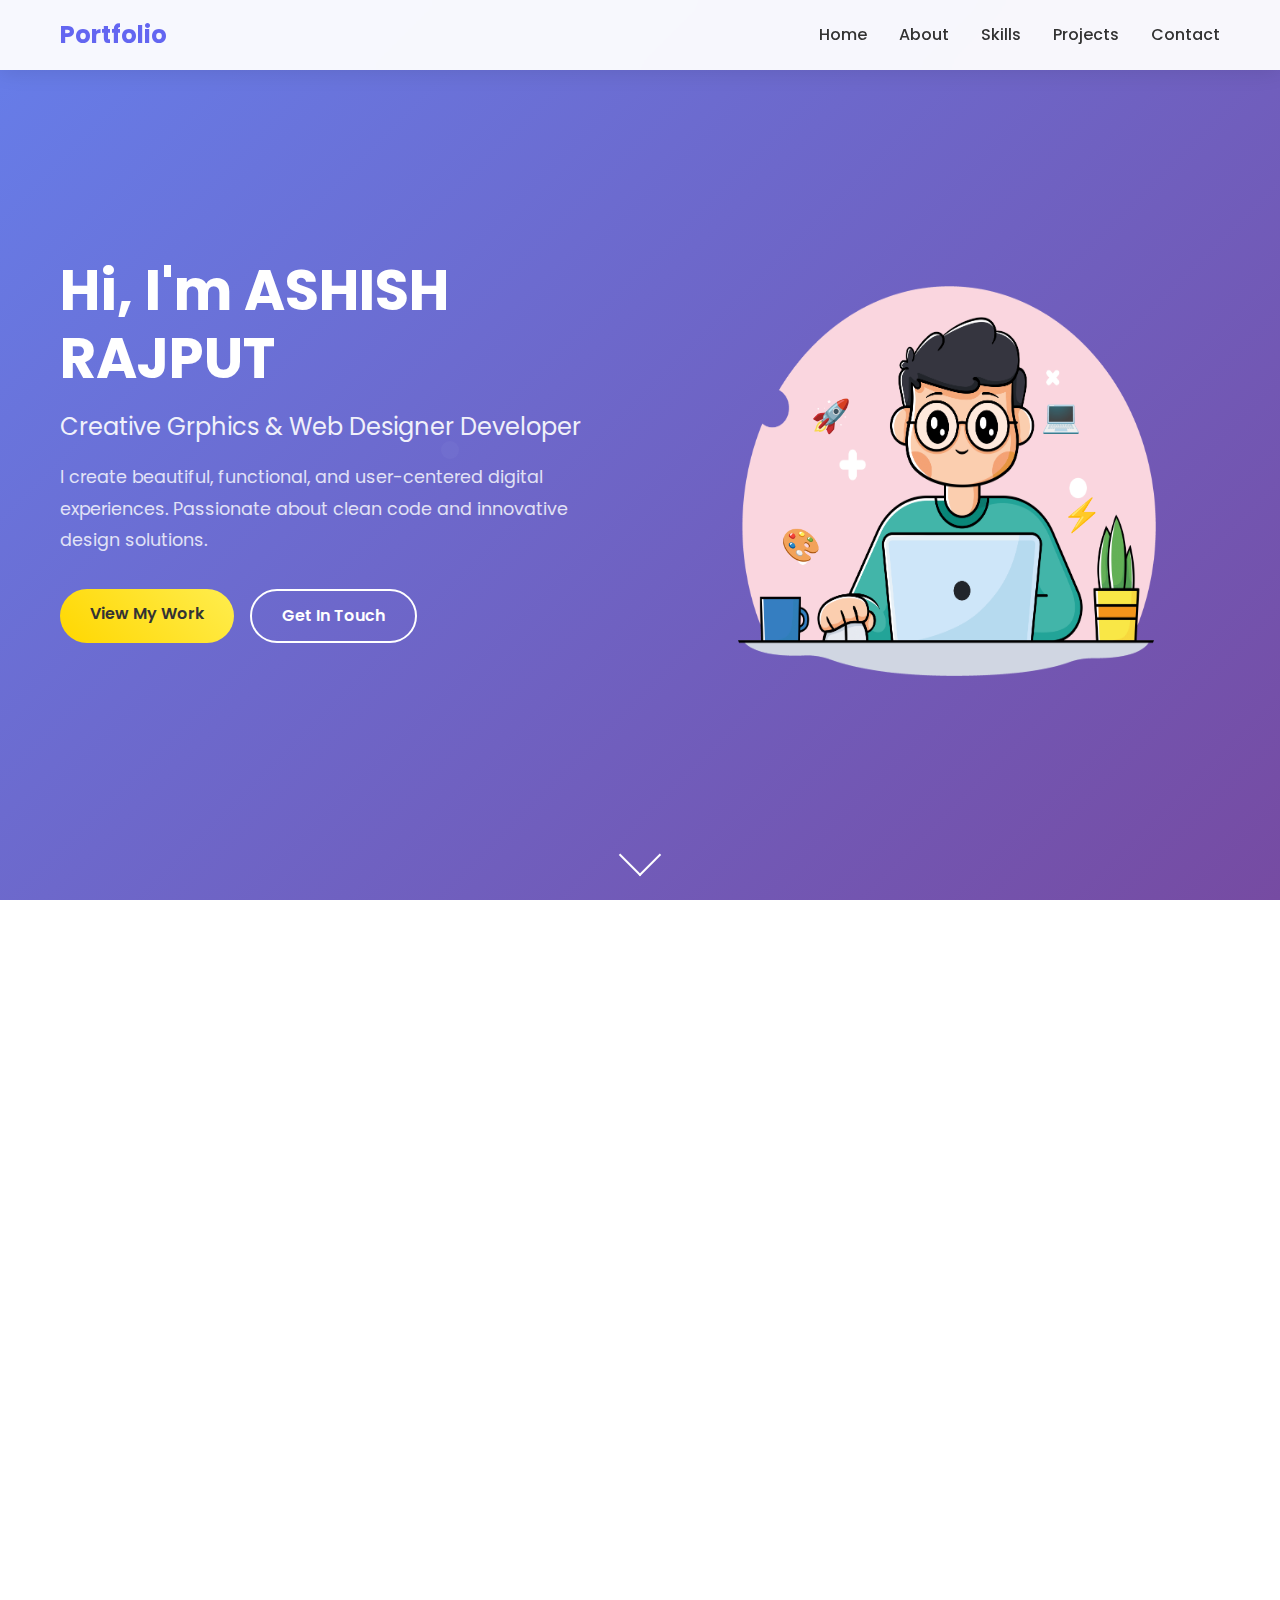
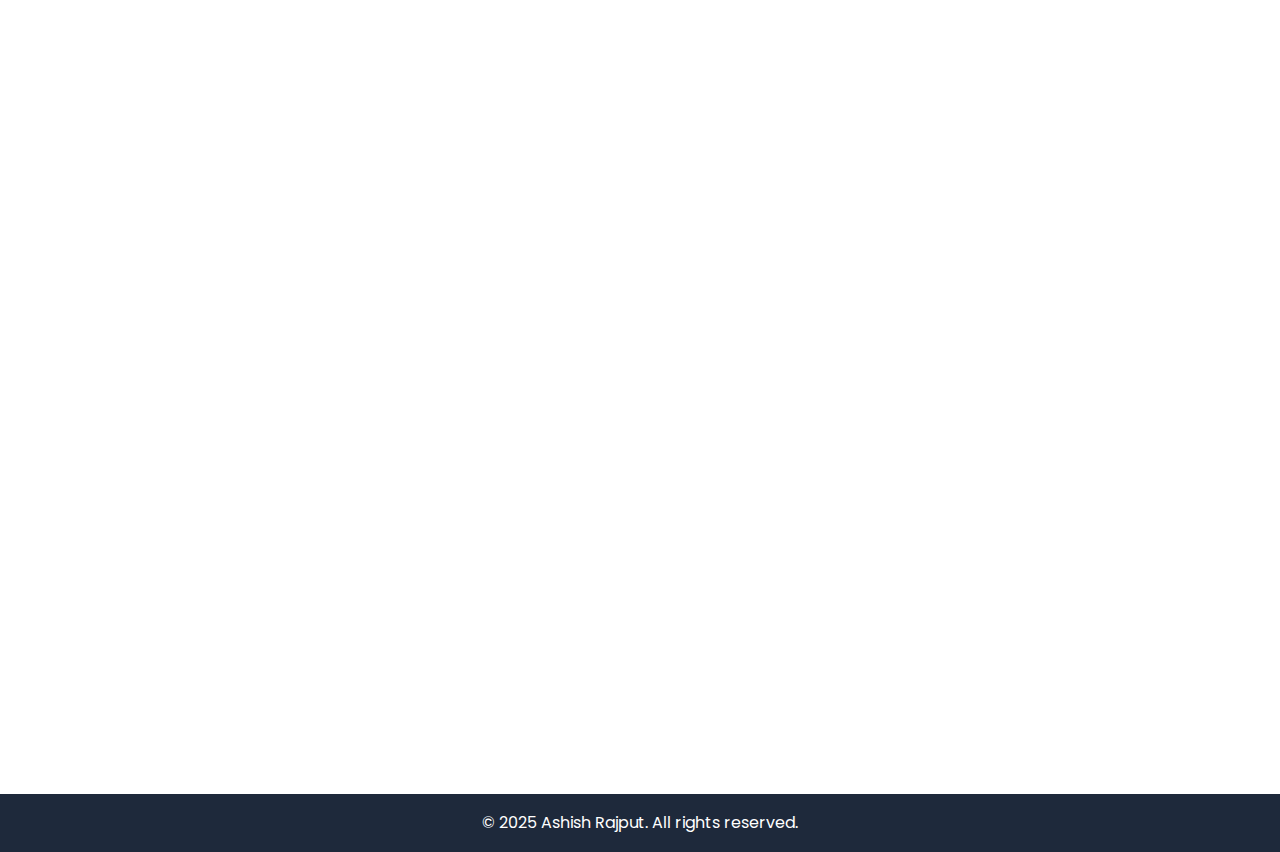
<file: index.html>
<!DOCTYPE html>
<html lang="en">
<head>
    <meta charset="UTF-8">
    <meta name="viewport" content="width=device-width, initial-scale=1.0">
    <title>Creative Portfolio | Ashish Rajput</title>
    <link rel="stylesheet" href="portfolio.css">
    <link href="https://fonts.googleapis.com/css2?family=Poppins:wght@300;400;500;600;700&display=swap" rel="stylesheet">
    <link rel="stylesheet" href="https://cdnjs.cloudflare.com/ajax/libs/font-awesome/6.0.0/css/all.min.css">
</head>
<body>
    <!-- Navigation -->
    <nav class="navbar">
        <div class="nav-container">
            <div class="nav-logo">
                <a href="/Ashish-Rajput/index.html">Portfolio</a>
            </div>
            <ul class="nav-menu">
                <li class="nav-item">
                    <a href="/Ashish-Rajput/index.html" class="nav-link">Home</a>
                </li>
                <li class="nav-item">
                    <a href="#about" class="nav-link">About</a>
                </li>
                <li class="nav-item">
                    <a href="#skills" class="nav-link">Skills</a>
                </li>
                <li class="nav-item">
                    <a href="#projects" class="nav-link">Projects</a>
                </li>
                <li class="nav-item">
                    <a href="#contact" class="nav-link">Contact</a>
                </li>
            </ul>
            <div class="hamburger">
                <span class="bar"></span>
                <span class="bar"></span>
                <span class="bar"></span>
            </div>
        </div>
    </nav>

    <!-- Hero Section -->
    <section id="home" class="hero">
        <div class="hero-container">
            <div class="hero-content">
                <h1 class="hero-title">
                    Hi, I'm ASHISH RAJPUT
                </h1>
                <p class="hero-subtitle">Creative Grphics & Web Designer Developer</p>
                <p class="hero-description">
                    I create beautiful, functional, and user-centered digital experiences. 
                    Passionate about clean code and innovative design solutions.
                </p>
                <div class="hero-buttons">
                    <a href="#projects" class="btn btn-primary">View My Work</a>
                    <a href="#contact" class="btn btn-secondary">Get In Touch</a>
                </div>
            </div>
            <div class="hero-image">
                <div class="profile-card">
                    <div class="profile-image">
                        <img src="main img.png" alt="" height="390px" width="420px" style="border-radius: 50px;">
                    </div>
                    <div class="floating-elements">
                        <div class="element element-1">🚀</div>
                        <div class="element element-2">💻</div>
                        <div class="element element-3">🎨</div>
                        <div class="element element-4">⚡</div>
                    </div>
                </div>
            </div>
        </div>
        <div class="scroll-indicator">
            <div class="scroll-arrow"></div>
        </div>
    </section>

    <!-- About Section -->
    <section id="about" class="about">
        <div class="container">
            <h2 class="section-title">About Me</h2>
            <div class="about-content">
                <div class="about-text">
                    <p>
                     Hi, I’m Ashish Rajput — a versatile and innovative Graphics & Web Design Developer with expertise in visual design, UI/UX, and full-stack development. Skilled in HTML, CSS, JavaScript, PHP, and modern design tools including Adobe Creative Suite, Figma, and Adobe XD. Experienced in creating responsive, user-centric websites and applications with clean, functional interfaces. Proficient in leveraging AI tools to enhance workflows and accelerate development. 
                    </p>
                    <p>
                       I have a strong ability to integrate creative design with backend logic to deliver seamless, high-quality digital solutions across all devices.
                    </p>
                    <button class="skill-item" style="border: none;"><a href="ASHISH-CV.pdf" style="border: none; text-decoration: none; font-weight:bold;">RESUME</a></button>
                    
                </div>
                <div class="about-image">
                     <img src="DSC_0373.jpg" alt="" height="400px" width="270px" style="border-radius: 30px;">
                            
                        </div>
                    </div>
                </div>
            </div>
        </div>
    </section>

    <!-- Skills Section -->
    <section id="skills" class="skills">
        <div class="container">
            <h2 class="section-title">Skills & Technologies</h2>
            <div class="skills-grid">
                <div class="skill-category">
                    <h3>Language</h3>
                    <div class="skill-items">
                        <div class="skill-item">
                            <i class="fab fa-html5"></i>
                            <span>HTML5</span>
                        </div>
                        <div class="skill-item">
                            <i class="fab fa-css3-alt"></i>
                            <span>CSS3</span>
                        </div>
                        <div class="skill-item">
                            <i class="fab fa-js-square"></i>
                            <span>JavaScript</span>
                        </div>
                        <div class="skill-item">
                            <i class="fab fa-bootstrap"></i>
                            <span>Bootstrap</span>
                        </div>
                        <div class="skill-item">
                            <i class="fab fa-react"></i>
                            <span>React</span>
                        </div>
                        <div class="skill-item">
                            <i class="fab fa-php"></i>
                            <span>php</span>
                        </div>
                        
                        
                    </div>
                </div>
                <div class="skill-category">
                    <h3>Software</h3>
                    <div class="skill-items">
                        <div class="skill-item">
                            <span>Illustrator</span>
                        </div>
                        <div class="skill-item">
                            
                            <span>Photoshop</span>
                        </div>
                        <div class="skill-item">
                            <span>Coral Draw</span>
                        </div>
                        <div class="skill-item">
                            <span>Animate</span>
                        </div>
                         <div class="skill-item">
                            <span>Figma</span>
                        </div>
                         <div class="skill-item">
                            <span>Adobe Xd</span>
                        </div>
                    </div>
                </div>
            </div>
        </div>
    </section>

    <!-- Projects Section -->
    <section id="projects" class="projects">
        <div class="container">
            <h2 class="section-title">Featured Projects</h2>
            <div class="projects-grid">
                <div class="project-card">
                    <div class="project-image">
                        <div class="image-placeholder">
                            <i class="fas fa-laptop"></i>
                        </div>
                    </div>
                    <div class="project-content">
                        <h3>Graphics</h3>
                        <p>Creative graphic designer skilled in branding, layout, and digital design. Proficient in Adobe Creative Suite with experience across print and digital media.</p>
                        <div class="project-tech">
                            
                        </div>
                        <div class="project-links">
                            <a href="image-gallary.html" class="project-link"> View</a>   
                        </div>
                    </div>
                </div>
                <div class="project-card">
                    <div class="project-image">
                        <div class="image-placeholder">
                            <i class="fas fa-laptop-code"></i>
                        </div>
                    </div>
                    <div class="project-content">
                        <h3>Web </h3>
                        <p> Create a clean, responsive website with modern design, smooth navigation, and fast loading speed. It should work well on all devices and include a homepage, about section, services, and contact form.</p>
                        <div class="project-tech">
                        </div>
                        <div class="project-links">
                       <a href="web.html" class="project-link"> View</a>
                        </div>
                    </div>
                </div>
              
            </div>
        </div>
    </section>

    <!-- Contact Section -->
    <section id="contact" class="contact">
        <div class="container">
            <h2 class="section-title">Get In Touch</h2>
            <div class="contact-content">
                <div class="contact-info">
                    <h3>Let's work together!</h3>
                    <p>I'm always interested in new opportunities and exciting projects. 
                       Feel free to reach out if you'd like to collaborate or just say hello.</p>
                    <div class="contact-methods">
                        <div class="contact-method">
                            <i class="fas fa-envelope"></i>
                            <span><a href="mailto:ashishrajput9520@gmail.com" id="a-link">ashishrajput9520@gmail.com</a></span>
                        </div>
                        <div class="contact-method">
                            <i class="fas fa-phone"></i>
                            <span><a href="tel:+91 9520410645" id="a-link">+91 9520410645</a></span>
                        </div>
                        <div class="contact-method">
                            <i class="fas fa-map-marker-alt"></i>
                            <span>Agra</span>
                        </div>
                    </div>
                    <div class="social-links">
                        <a href="#" class="social-link"><i class="fab fa-github"></i></a>
                        <a href="#" class="social-link"><i class="fab fa-linkedin"></i></a>
                        <a href="#" class="social-link"><i class="fab fa-twitter"></i></a>
                        <a href="" class="social-link"><i class="fab fa-instagram"></i></a>
                    </div>
                </div>
                <form class="contact-form">
                    <div class="form-group">
                        <input type="text" id="name" name="name" placeholder="Your Name" required>
                    </div>
                    <div class="form-group">
                        <input type="email" id="email" name="email" placeholder="Your Email" required>
                    </div>
                    <div class="form-group">
                        <input type="text" id="subject" name="subject" placeholder="Subject" required>
                    </div>
                    <div class="form-group">
                        <textarea id="message" name="message" placeholder="Your Message" rows="5" required></textarea>
                    </div>
                    <button type="submit" class="btn btn-primary">Send Message</button>
                </form>
            </div>
        </div>
    </section>

    <!-- Footer -->
    <footer class="footer">
        <div class="container">
            <p>&copy; 2025 Ashish Rajput. All rights reserved.</p>
        </div>
    </footer>

    <script src="script.js"></script>
</body>
</html>
</file>
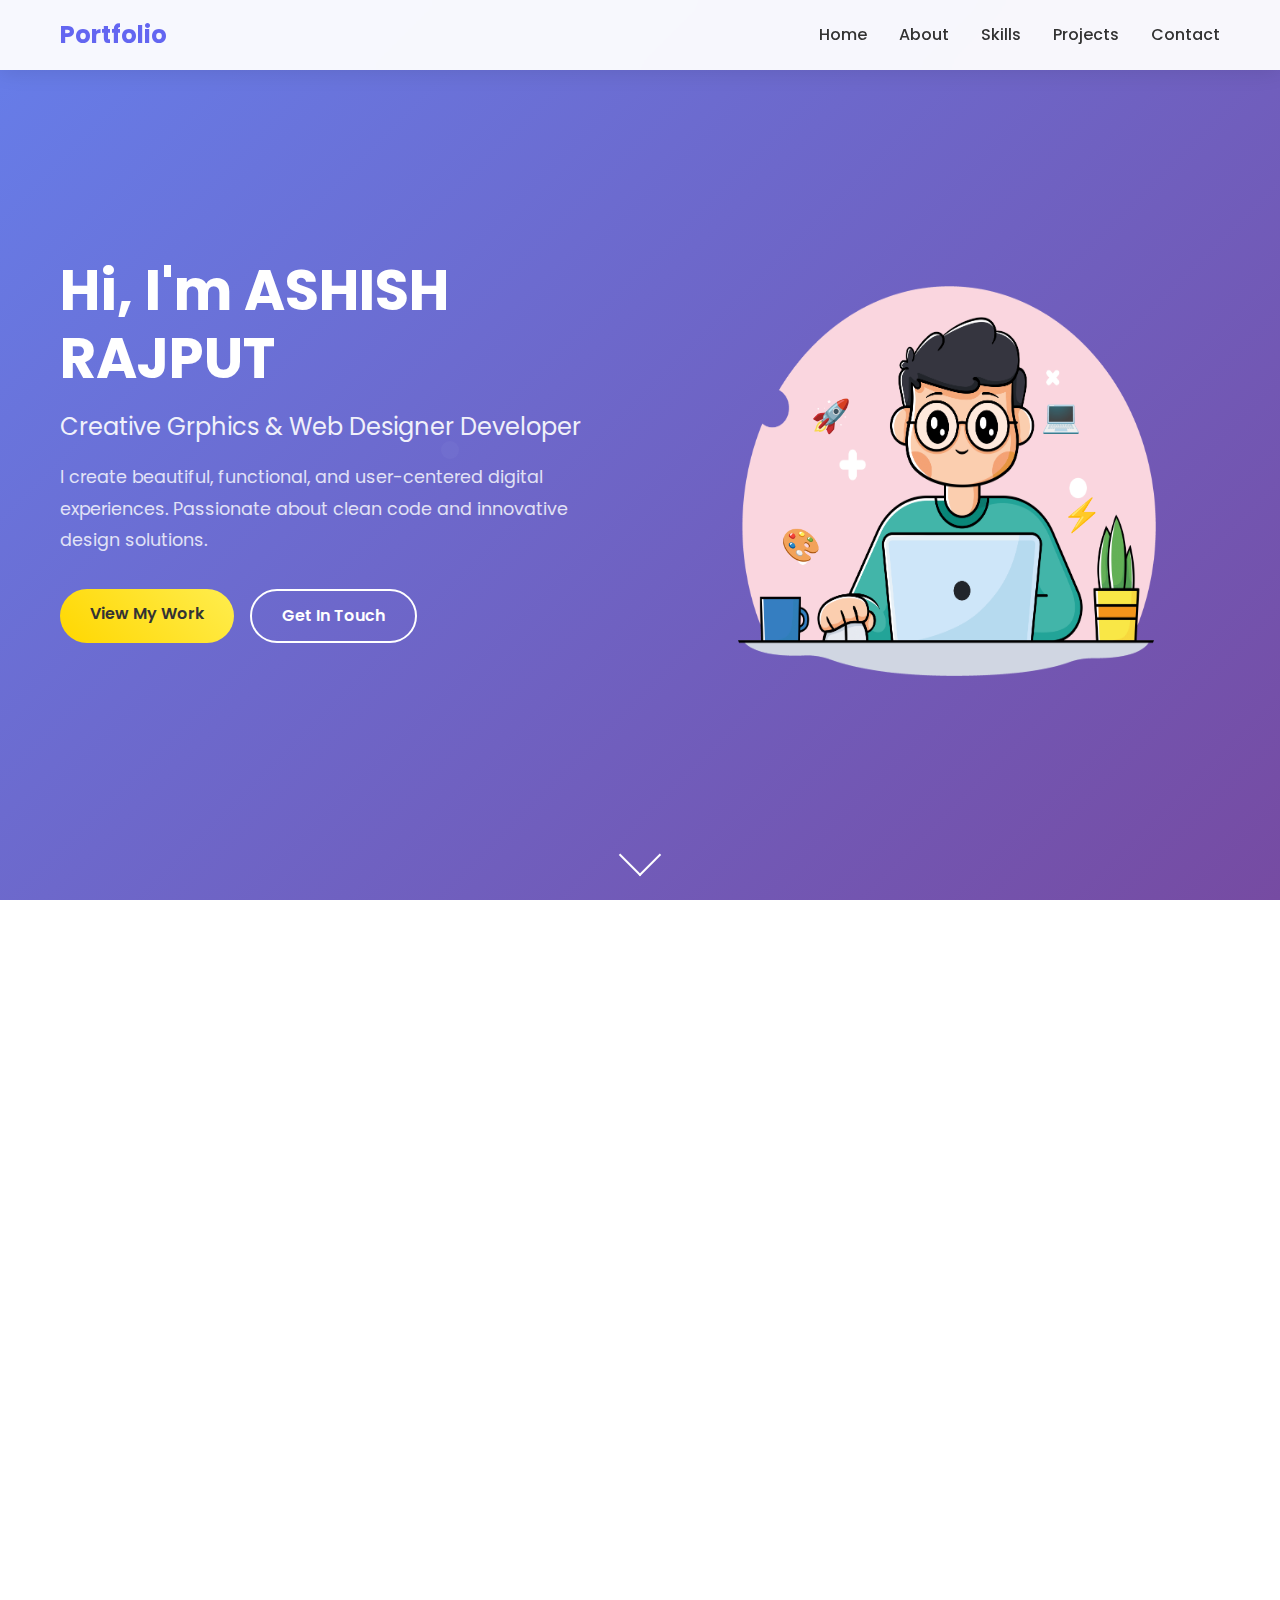
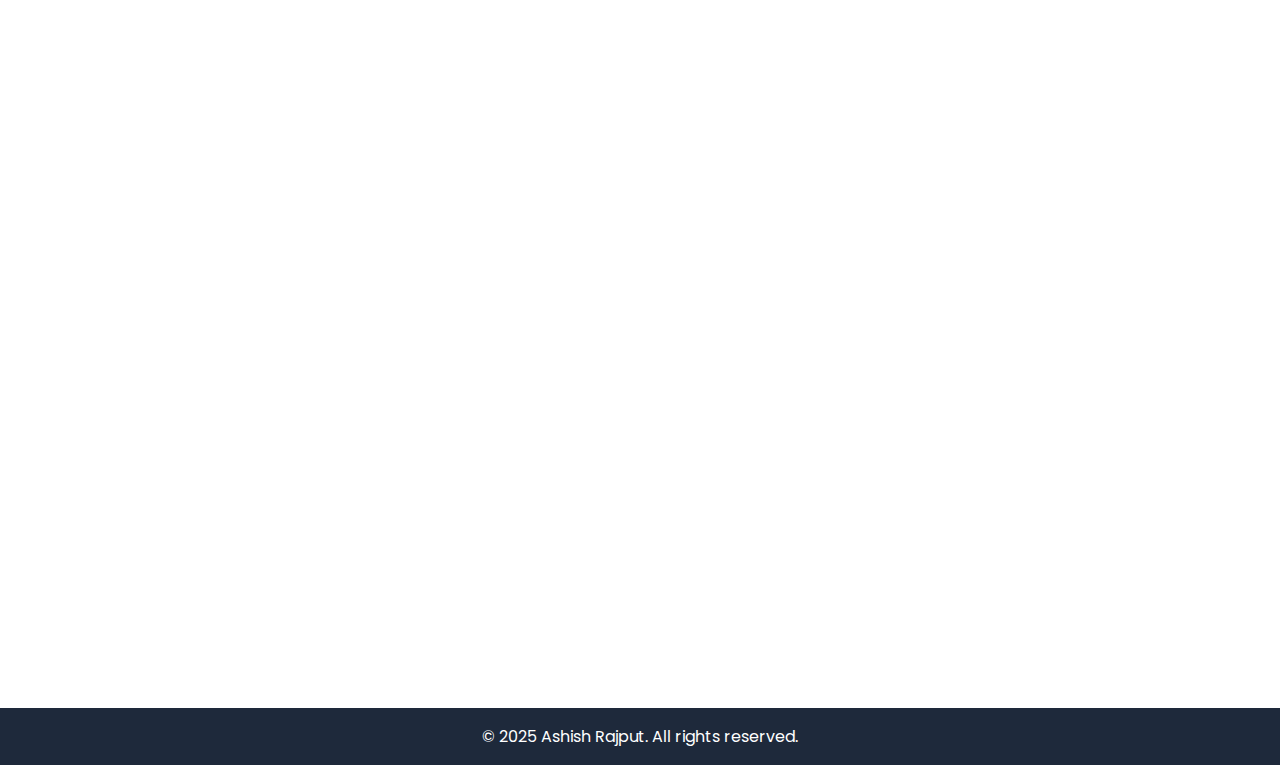
<file: cursor/index.html>
<!DOCTYPE html>
<html lang="en">
<head>
    <meta charset="UTF-8">
    <meta name="viewport" content="width=device-width, initial-scale=1.0">
    <title>Creative Portfolio | Your Name</title>
    <link rel="stylesheet" href="portfolio.css">
    <link href="https://fonts.googleapis.com/css2?family=Poppins:wght@300;400;500;600;700&display=swap" rel="stylesheet">
    <link rel="stylesheet" href="https://cdnjs.cloudflare.com/ajax/libs/font-awesome/6.0.0/css/all.min.css">
</head>
<body>
    <!-- Navigation -->
    <nav class="navbar">
        <div class="nav-container">
            <div class="nav-logo">
                <a href="#home">Portfolio</a>
            </div>
            <ul class="nav-menu">
                <li class="nav-item">
                    <a href="#home" class="nav-link">Home</a>
                </li>
                <li class="nav-item">
                    <a href="#about" class="nav-link">About</a>
                </li>
                <li class="nav-item">
                    <a href="#skills" class="nav-link">Skills</a>
                </li>
                <li class="nav-item">
                    <a href="#projects" class="nav-link">Projects</a>
                </li>
                <li class="nav-item">
                    <a href="#contact" class="nav-link">Contact</a>
                </li>
            </ul>
            <div class="hamburger">
                <span class="bar"></span>
                <span class="bar"></span>
                <span class="bar"></span>
            </div>
        </div>
    </nav>

    <!-- Hero Section -->
    <section id="home" class="hero">
        <div class="hero-container">
            <div class="hero-content">
                <h1 class="hero-title">
                    Hi, I'm ASHISH RAJPUT
                </h1>
                <p class="hero-subtitle">Creative Grphics & Web Designer Developer</p>
                <p class="hero-description">
                    I create beautiful, functional, and user-centered digital experiences. 
                    Passionate about clean code and innovative design solutions.
                </p>
                <div class="hero-buttons">
                    <a href="#projects" class="btn btn-primary">View My Work</a>
                    <a href="#contact" class="btn btn-secondary">Get In Touch</a>
                </div>
            </div>
            <div class="hero-image">
                <div class="profile-card">
                    <div class="profile-image">
                        <img src="main img.png" alt="" height="390px" width="420px" style="border-radius: 50px;">
                    </div>
                    <div class="floating-elements">
                        <div class="element element-1">🚀</div>
                        <div class="element element-2">💻</div>
                        <div class="element element-3">🎨</div>
                        <div class="element element-4">⚡</div>
                    </div>
                </div>
            </div>
        </div>
        <div class="scroll-indicator">
            <div class="scroll-arrow"></div>
        </div>
    </section>

    <!-- About Section -->
    <section id="about" class="about">
        <div class="container">
            <h2 class="section-title">About Me</h2>
            <div class="about-content">
                <div class="about-text">
                    <p>
                     Hi, I’m Ashish Rajput — a versatile and innovative Graphics & Web Design Developer with expertise in visual design, UI/UX, and full-stack development. Skilled in HTML, CSS, JavaScript, PHP, and modern design tools including Adobe Creative Suite, Figma, and Adobe XD. Experienced in creating responsive, user-centric websites and applications with clean, functional interfaces. Proficient in leveraging AI tools to enhance workflows and accelerate development. 
                    </p>
                    <p>
                       I have a strong ability to integrate creative design with backend logic to deliver seamless, high-quality digital solutions across all devices.
                    </p>
                    
                </div>
                <div class="about-image">
                     <img src="DSC_0373.jpg" alt="" height="400px" width="270px" style="border-radius: 30px;">
                            
                        </div>
                    </div>
                </div>
            </div>
        </div>
    </section>

    <!-- Skills Section -->
    <section id="skills" class="skills">
        <div class="container">
            <h2 class="section-title">Skills & Technologies</h2>
            <div class="skills-grid">
                <div class="skill-category">
                    <h3>Language</h3>
                    <div class="skill-items">
                        <div class="skill-item">
                            <i class="fab fa-html5"></i>
                            <span>HTML5</span>
                        </div>
                        <div class="skill-item">
                            <i class="fab fa-css3-alt"></i>
                            <span>CSS3</span>
                        </div>
                        <div class="skill-item">
                            <i class="fab fa-js-square"></i>
                            <span>JavaScript</span>
                        </div>
                        <div class="skill-item">
                            <i class="fab fa-bootstrap"></i>
                            <span>Bootstrap</span>
                        </div>
                        <div class="skill-item">
                            <i class="fab fa-react"></i>
                            <span>React</span>
                        </div>
                        <div class="skill-item">
                            <i class="fab fa-php"></i>
                            <span>php</span>
                        </div>
                        
                        
                    </div>
                </div>
                <div class="skill-category">
                    <h3>Software</h3>
                    <div class="skill-items">
                        <div class="skill-item">
                            <span>Illustrator</span>
                        </div>
                        <div class="skill-item">
                            
                            <span>Photoshop</span>
                        </div>
                        <div class="skill-item">
                            <span>Coral Draw</span>
                        </div>
                        <div class="skill-item">
                            <span>Animate</span>
                        </div>
                         <div class="skill-item">
                            <span>Figma</span>
                        </div>
                         <div class="skill-item">
                            <span>Adobe Xd</span>
                        </div>
                    </div>
                </div>
            </div>
        </div>
    </section>

    <!-- Projects Section -->
    <section id="projects" class="projects">
        <div class="container">
            <h2 class="section-title">Featured Projects</h2>
            <div class="projects-grid">
                <div class="project-card">
                    <div class="project-image">
                        <div class="image-placeholder">
                            <i class="fas fa-laptop"></i>
                        </div>
                    </div>
                    <div class="project-content">
                        <h3>Graphics</h3>
                        <p>A full-stack e-commerce solution with React frontend and Node.js backend.</p>
                        <div class="project-tech">
                            
                        </div>
                        <div class="project-links">
                           <a href="#" class="project-link"> View</a>
                        </div>
                    </div>
                </div>
                <div class="project-card">
                    <div class="project-image">
                        <div class="image-placeholder">
                            <i class="fas fa-laptop-code"></i>
                        </div>
                    </div>
                    <div class="project-content">
                        <h3>Web </h3>
                        <p>A responsive task management application with drag-and-drop functionality.</p>
                        <div class="project-tech">
                        </div>
                        <div class="project-links">
                            <a href="/image-gallary.html" class=""> View</a>
                          
                        </div>
                    </div>
                </div>
              
            </div>
        </div>
    </section>

    <!-- Contact Section -->
    <section id="contact" class="contact">
        <div class="container">
            <h2 class="section-title">Get In Touch</h2>
            <div class="contact-content">
                <div class="contact-info">
                    <h3>Let's work together!</h3>
                    <p>I'm always interested in new opportunities and exciting projects. 
                       Feel free to reach out if you'd like to collaborate or just say hello.</p>
                    <div class="contact-methods">
                        <div class="contact-method">
                            <i class="fas fa-envelope"></i>
                            <span>ashishrajput9520@gmail.com.com</span>
                        </div>
                        <div class="contact-method">
                            <i class="fas fa-phone"></i>
                            <span>+91 9520410645</span>
                        </div>
                        <div class="contact-method">
                            <i class="fas fa-map-marker-alt"></i>
                            <span>Agra</span>
                        </div>
                    </div>
                    <div class="social-links">
                        <a href="#" class="social-link"><i class="fab fa-github"></i></a>
                        <a href="#" class="social-link"><i class="fab fa-linkedin"></i></a>
                        <a href="#" class="social-link"><i class="fab fa-twitter"></i></a>
                        <a href="aasshhuuuu" class="social-link"><i class="fab fa-instagram"></i></a>
                    </div>
                </div>
                <form class="contact-form">
                    <div class="form-group">
                        <input type="text" id="name" name="name" placeholder="Your Name" required>
                    </div>
                    <div class="form-group">
                        <input type="email" id="email" name="email" placeholder="Your Email" required>
                    </div>
                    <div class="form-group">
                        <input type="text" id="subject" name="subject" placeholder="Subject" required>
                    </div>
                    <div class="form-group">
                        <textarea id="message" name="message" placeholder="Your Message" rows="5" required></textarea>
                    </div>
                    <button type="submit" class="btn btn-primary">Send Message</button>
                </form>
            </div>
        </div>
    </section>

    <!-- Footer -->
    <footer class="footer">
        <div class="container">
            <p>&copy; 2025 Ashish Rajput. All rights reserved.</p>
        </div>
    </footer>

    <script src="script.js"></script>
</body>
</html>
</file>
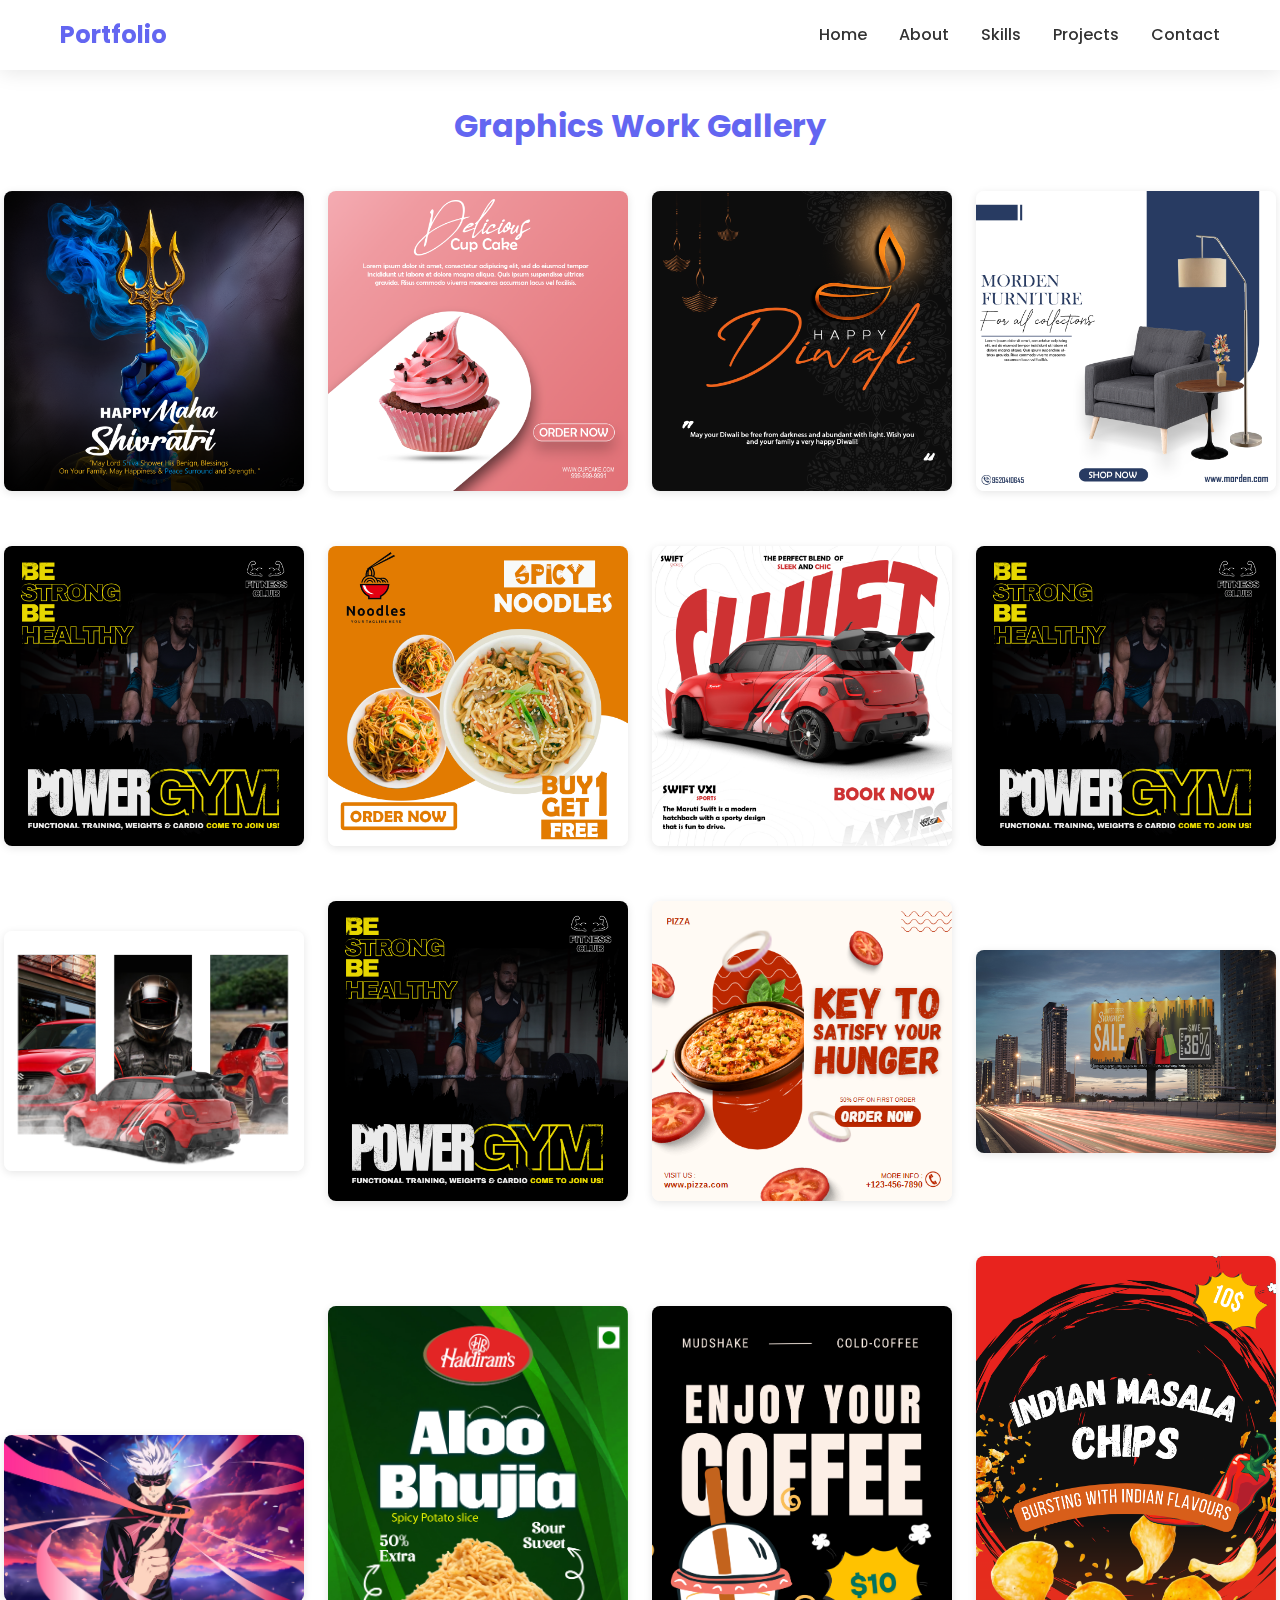
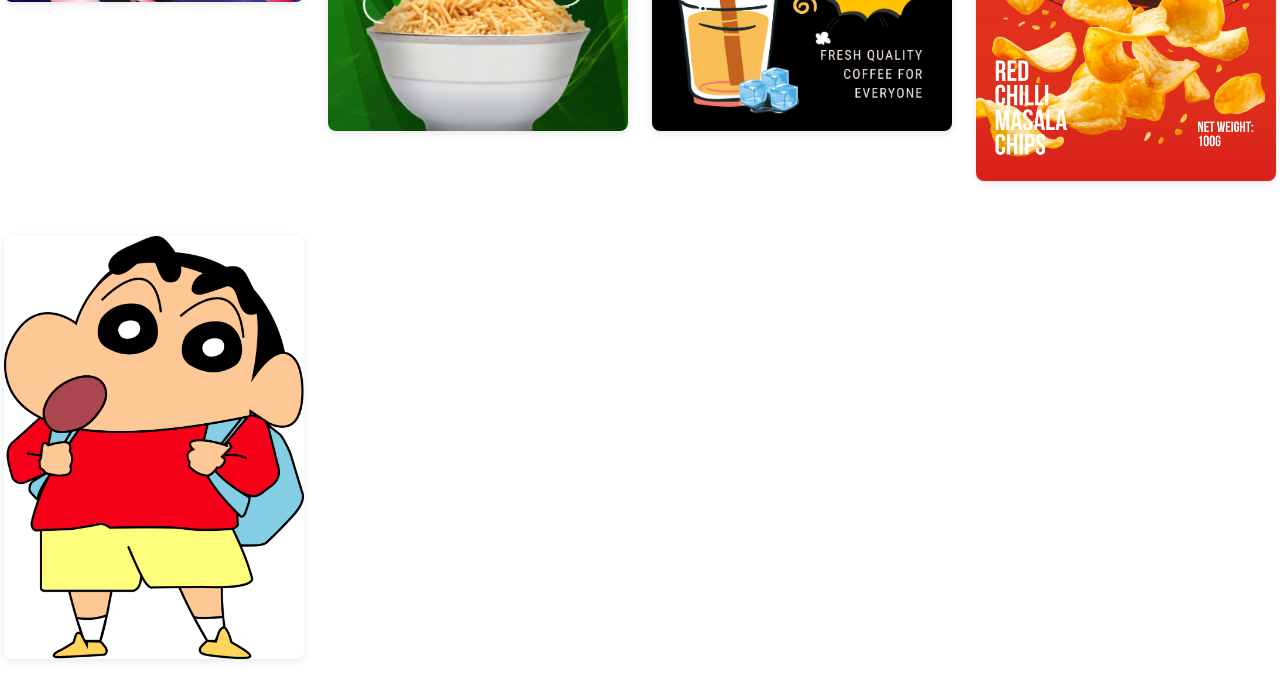
<file: image-gallary.html>
<!DOCTYPE html>
<html lang="en">
  <head>
    <meta charset="UTF-8" />
    <meta name="viewport" content="width=device-width, initial-scale=1.0" />
    <title>Creative Portfolio | Ashish Rajput</title>
    <link rel="stylesheet" href="gallary.css" />
    <link href="https://fonts.googleapis.com/css2?family=Poppins:wght@300;400;500;600;700&display=swap"rel="stylesheet"/>
    <link rel="stylesheet"href="https://cdnjs.cloudflare.com/ajax/libs/font-awesome/6.0.0/css/all.min.css"/>
    
</head>
  <body>
    <!-- Navigation -->
    <nav class="navbar">
      <div class="nav-container">
        <div class="nav-logo">
          <a href="/index.html">Portfolio</a>
        </div>
        <ul class="nav-menu">
          <li class="nav-item">
            <a href="/index.html" class="nav-link">Home</a>
          </li>
          <li class="nav-item">
            <a href="/index.html#about" class="nav-link">About</a>
          </li>
          <li class="nav-item">
            <a href="/index.html#skills" class="nav-link">Skills</a>
          </li>
          <li class="nav-item">
            <a href="/index.html#projects" class="nav-link">Projects</a>
          </li>
          <li class="nav-item">
            <a href="/index.html#contact" class="nav-link">Contact</a>
          </li>
        </ul>
        <div class="hamburger">
          <span class="bar"></span>
          <span class="bar"></span>
          <span class="bar"></span>
        </div>
      </div>
    </nav>

    <div class="main-content">
      <h1>Graphics Work Gallery</h1>
    </div>
<div class="gallery">
  <img src="port-gallery/img/Artboard 1 copy 10.png" alt="Artboard" />
  <img src="port-gallery/img/CAKE.png" alt="Cake Design" />
  <img src="port-gallery/img/diwali.png" alt="Diwali Poster" />
  <img src="port-gallery/img/furn.png" alt="Furniture" />
  <img src="port-gallery/img/gym.png" alt="Gym Poster 1" />
  <img src="port-gallery/img/NOODLE POSTER.png" alt="Noodle Poster" />
  <img src="port-gallery/img/POSTAR.png" alt="Poster Design" />
  <img src="port-gallery/img/gym.png" alt="Gym Poster 2" />
  <img src="port-gallery/img/POSTER.png" alt="General Poster" />
  <img src="port-gallery/img/gym.png" alt="Gym Poster 3" />
  <img src="port-gallery/img/pizza.png" alt="Pizza Ad" />
  <img src="port-gallery/img/BILL BOARD.png" alt="Billboard" />
  <img src="port-gallery/img/gojo-01.jpg" alt="Gojo Art" />
  <img src="port-gallery/img/Aloo Bhujia.jpg" alt="Aloo Bhujia" />
  <img src="port-gallery/img/coffee.png" alt="Coffee Design" />
  <img src="port-gallery/img/chips paging.png" alt="Chips Paging" />
  <img src="port-gallery/img/1281908.png" alt="Graphic Design" />
</div>

   <div id="lightbox" class="lightbox">
  <span class="close">&times;</span>
  <img class="lightbox-content" id="lightbox-img" />
</div>
    <script src="gallary.js"></script>
  </body>
</html>
</file>
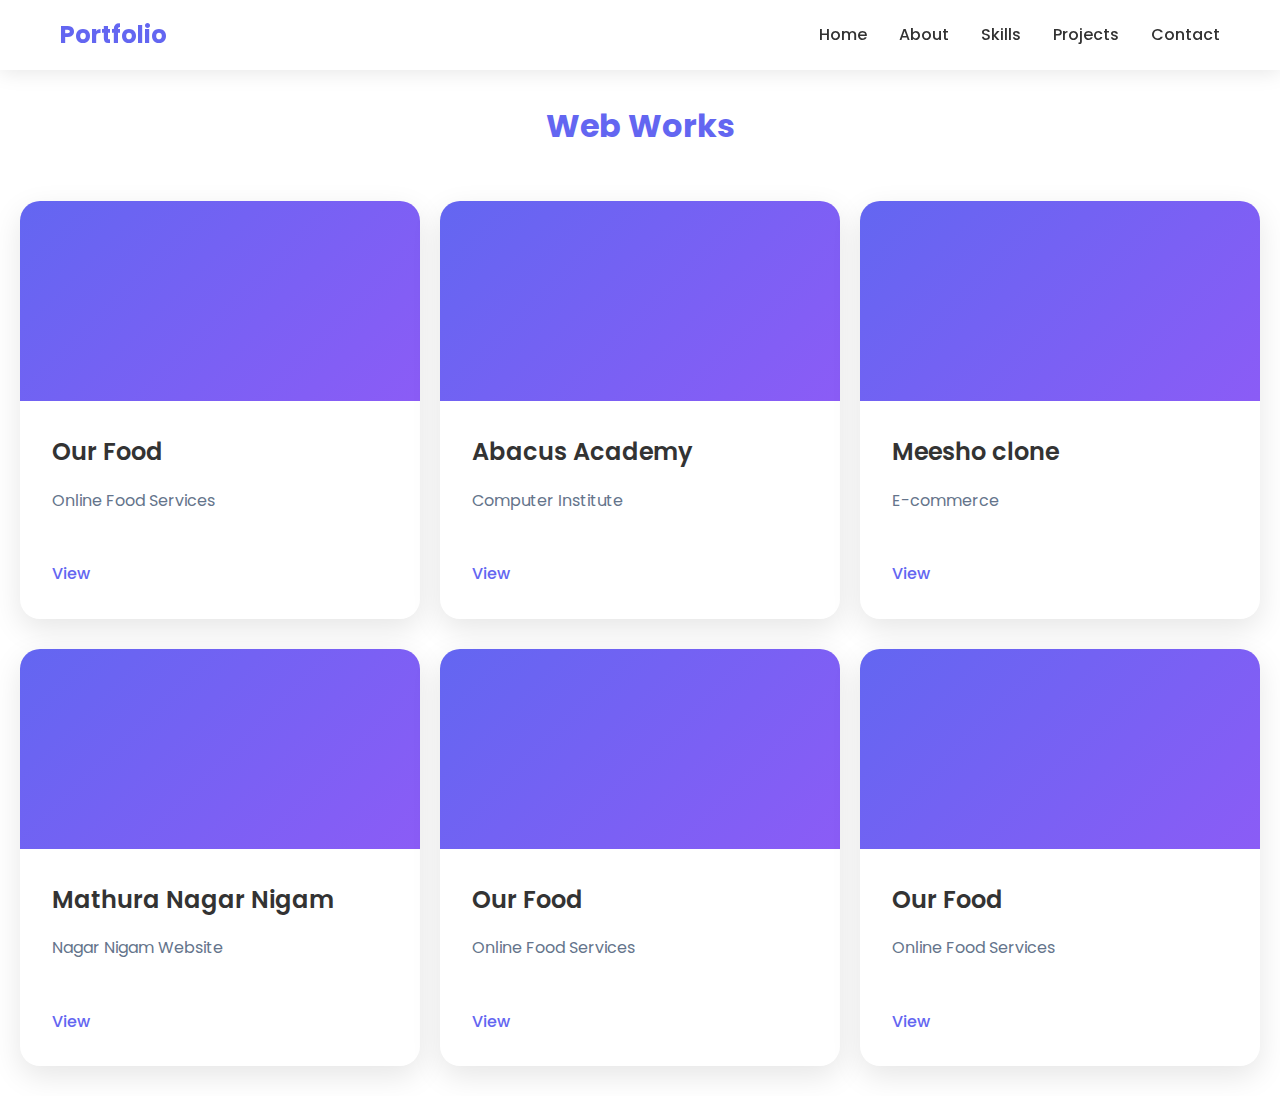
<file: web.html>
<!DOCTYPE html>
<html lang="en">
<head>
    <meta charset="UTF-8">
    <meta name="viewport" content="width=device-width, initial-scale=1.0">
    <title>Creative Portfolio | Web</title>
    <link rel="stylesheet" href="web.css">
     <link href="https://fonts.googleapis.com/css2?family=Poppins:wght@300;400;500;600;700&display=swap"rel="stylesheet"/>
    <link rel="stylesheet"href="https://cdnjs.cloudflare.com/ajax/libs/font-awesome/6.0.0/css/all.min.css"/>
</head>
<body>
      <!-- Navigation -->
    <nav class="navbar">
      <div class="nav-container">
        <div class="nav-logo">
         <a href="/Ashish-Rajput/index.html">Portfolio</a>
        </div>
        <ul class="nav-menu">
          <li class="nav-item">
            <a href="/Ashish-Rajput/index.html" class="nav-link">Home</a>
          </li>
          <li class="nav-item">
            <a href="/Ashish-Rajput/index.html#about" class="nav-link">About</a>
          </li>
          <li class="nav-item">
            <a href="/Ashish-Rajput/index.html#skills" class="nav-link">Skills</a>
          </li>
          <li class="nav-item">
            <a href="/Ashish-Rajput/index.html#projects" class="nav-link">Projects</a>
          </li>
          <li class="nav-item">
            <a href="/Ashish-Rajput/index.html#contact" class="nav-link">Contact</a>
          </li>
        </ul>
        <div class="hamburger">
          <span class="bar"></span>
          <span class="bar"></span>
          <span class="bar"></span>
        </div>
      </div>
    </nav>
<div id="lightbox" class="lightbox">
  <span class="close">&times;</span>
  <img class="lightbox-content" id="lightbox-img" />
</div>

    <div class="main-content">
      <h1>Web Works</h1>
    </div>
            <div class="projects-grid">
                <div class="project-card">
                    <div class="project-image">
                        <div class="image-placeholder">
                            <i class="fas fa-food"></i>
                        </div>
                    </div>
                    <div class="project-content">
                        <h3>Our Food</h3>
                        <p>Online Food Services</p>
                        <div class="project-tech">
                            
                        </div>
                        <div class="project-links">
                            <a href="/Ashish-Rajput/Food order/Food Order.html" class="project-link" target="_blank"> View</a>   
                        </div>
                    </div>
                </div>
                   <div class="project-card">
                    <div class="project-image">
                        <div class="image-placeholder">
                            <i class="fas fa-food"></i>
                        </div>
                    </div>
                    <div class="project-content">
                        <h3>Abacus Academy</h3>
                        <p>Computer Institute</p>
                        <div class="project-tech">
                            
                        </div>
                        <div class="project-links">
                            <a href="/Ashish-Rajput/abacus/abacusagra.html" class="project-link" target="_blank"> View</a>   
                        </div>
                    </div>
                </div>
                   <div class="project-card">
                    <div class="project-image">
                        <div class="image-placeholder">
                            <i class="fas fa-food"></i>
                        </div>
                    </div>
                    <div class="project-content">
                        <h3>Meesho clone</h3>
                        <p>E-commerce</p>
                        <div class="project-tech">
                            
                        </div>
                        <div class="project-links">
                            <a href="" class="project-link"> View</a>   
                        </div>
                    </div>
                </div>
                   <div class="project-card">
                    <div class="project-image">
                        <div class="image-placeholder">
                            <i class="fas fa-food"></i>
                        </div>
                    </div>
                    <div class="project-content">
                        <h3>Mathura Nagar Nigam</h3>
                        <p>Nagar Nigam Website</p>
                        <div class="project-tech">
                            
                        </div>
                        <div class="project-links">
                            <a href="/Ashish-Rajput/Mathura Nagar Nigam/mathura.html" class="project-link" target="_blank"> View</a>   
                        </div>
                    </div>
                </div>
                   <div class="project-card">
                    <div class="project-image">
                        <div class="image-placeholder">
                            <i class="fas fa-food"></i>
                        </div>
                    </div>
                    <div class="project-content">
                        <h3>Our Food</h3>
                        <p>Online Food Services</p>
                        <div class="project-tech">
                            
                        </div>
                        <div class="project-links">
                            <a href="#" class="project-link"> View</a>   
                        </div>
                    </div>
                </div>
                   <div class="project-card">
                    <div class="project-image">
                        <div class="image-placeholder">
                            <i class="fas fa-food"></i>
                        </div>
                    </div>
                    <div class="project-content">
                        <h3>Our Food</h3>
                        <p>Online Food Services</p>
                        <div class="project-tech">
                            
                        </div>
                        <div class="project-links">
                            <a href="#" class="project-link"> View</a>   
                        </div>
                    </div>
                </div>
                </div>
     <section id="projects" class="projects">
        <div class="container">
           
            </div>
        </div>
    </section>
    <script src="web.js"></script>
</body>
</html>
</file>
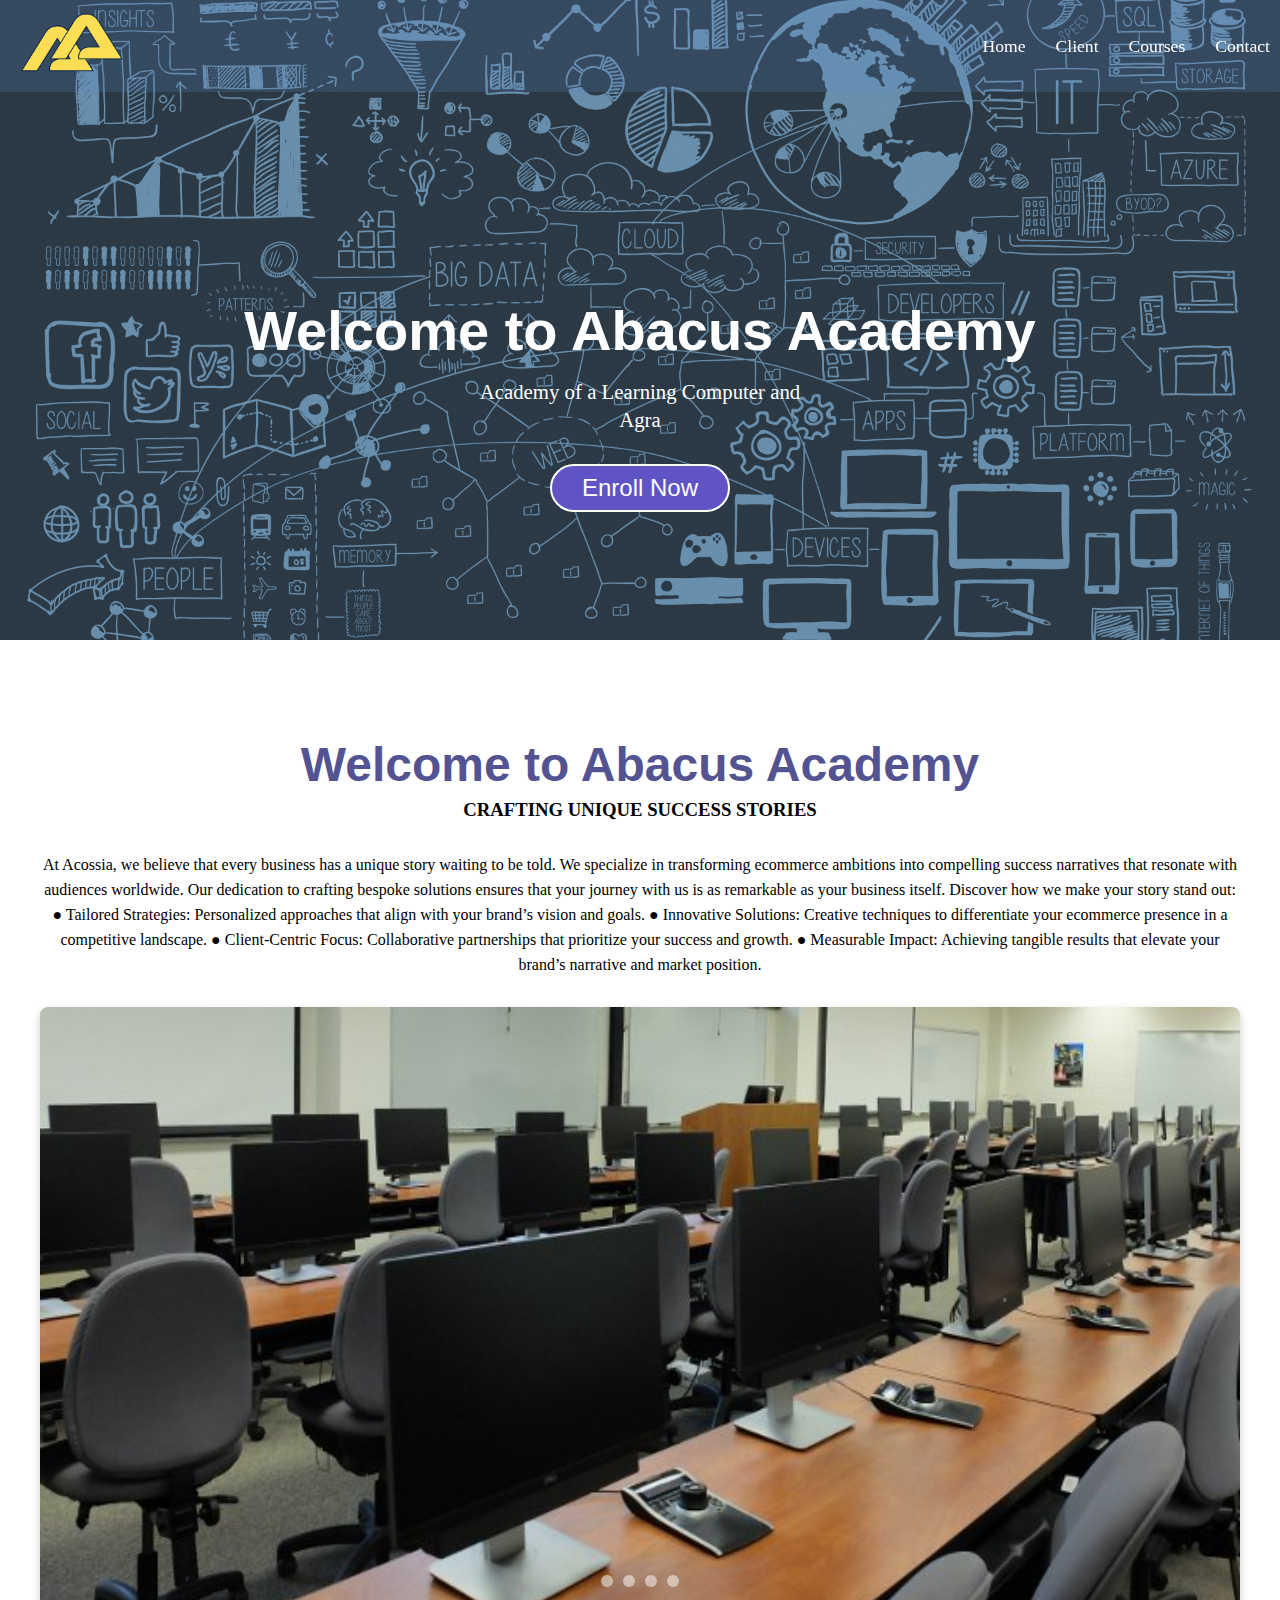
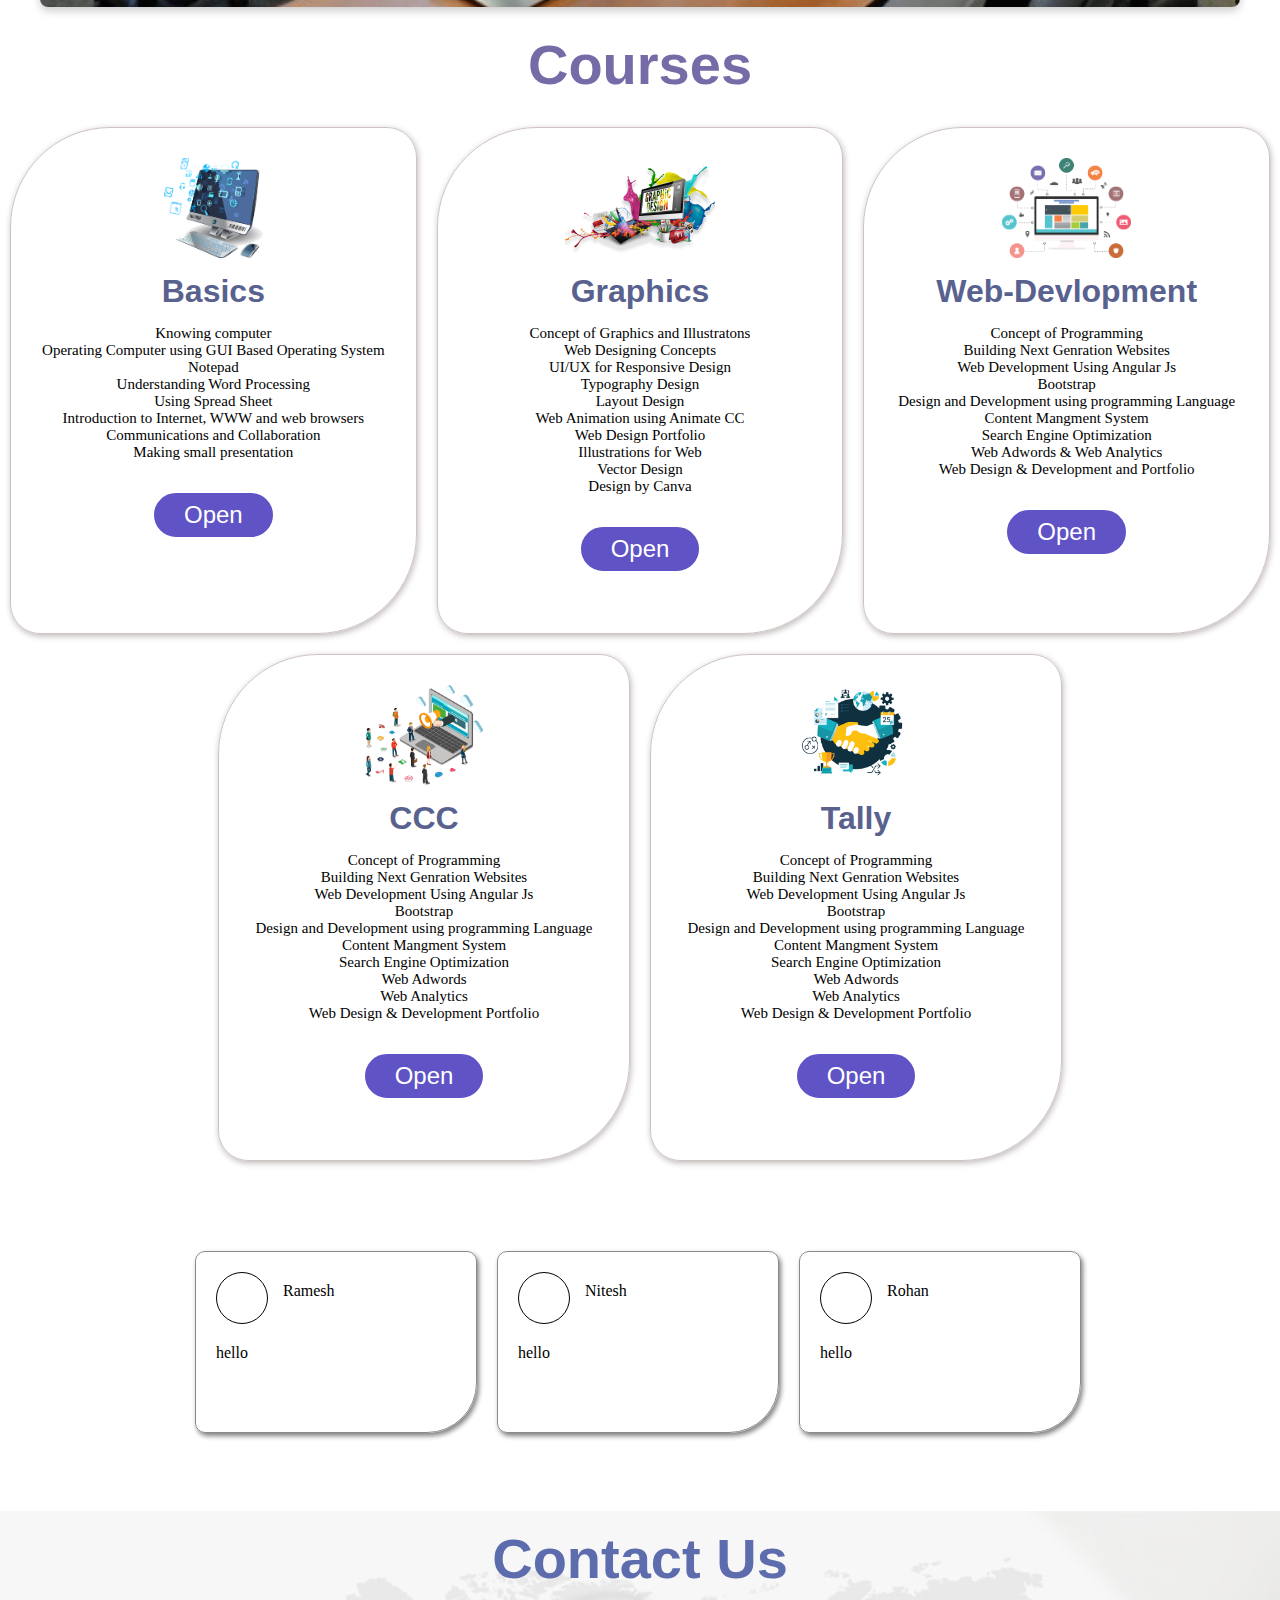
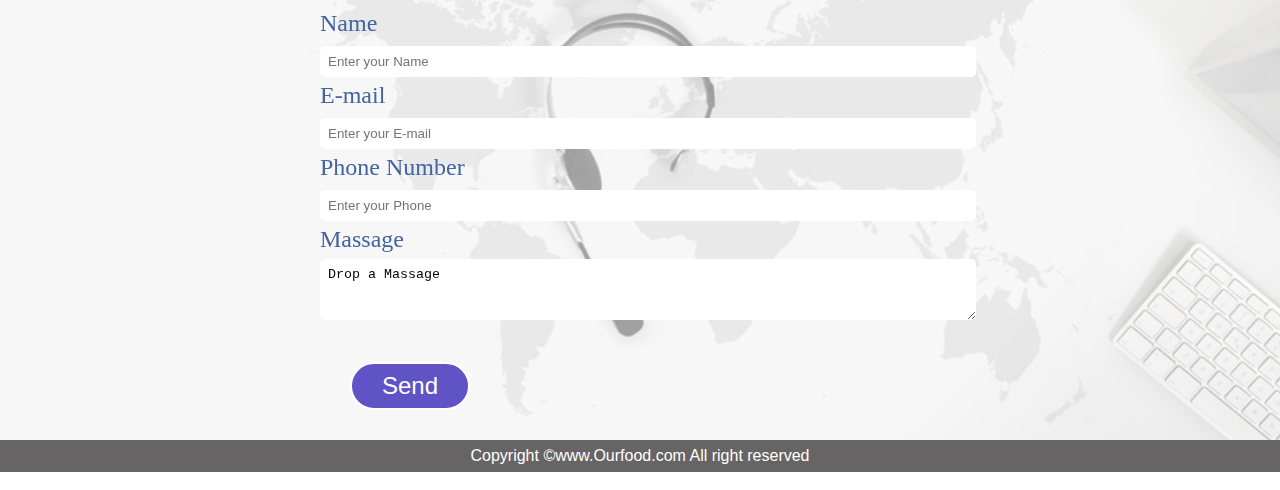
<file: abacus/abacusagra.html>
<!DOCTYPE html>
<html lang="en">
<head>
    <meta charset="UTF-8">
    <meta name="viewport" content="width=device-width, initial-scale=1.0">
    <title>Abacus</title>
    <link rel="stylesheet" href="css/abacus.css">
</head>
<body>
    <nav id="nav">
        <div id="logo">
            <img src="img/logo.png" alt="">
        </div>
        <ul>
            <li><a href="#home">Home</a></li>
            <li><a href="#client-section">Client</a></li>
            <li><a href="#courses">Courses</a></li>
            <li><a href="#contactus">Contact</a></li>
        </ul>
    </nav>
    <section id="home">
        <h1 class="h-main">Welcome to Abacus Academy</h1>
        <p>Academy of a Learning Computer and <computer code></p>
        <p>Agra</p> 
        <button class="btn">Enroll Now </button>
    </section>
    <section>
        <div id="about">
        <div class="p-1">
            <h1 class="heading1">Welcome to Abacus Academy</h1>
            <h3>CRAFTING UNIQUE SUCCESS STORIES</h3>
            <p>At Acossia, we believe that every business has a unique story waiting to be told. We specialize in transforming ecommerce ambitions into compelling success narratives that resonate with audiences worldwide. Our dedication to crafting bespoke solutions ensures that your journey with us is as remarkable as your business itself.
Discover how we make your story stand out:
● Tailored Strategies: Personalized approaches that align with your brand’s vision and goals. ● Innovative Solutions: Creative techniques to differentiate your ecommerce presence in a competitive landscape. ● Client-Centric Focus: Collaborative partnerships that prioritize your success and growth. ● Measurable Impact: Achieving tangible results that elevate your brand’s narrative and market position.</p>
         <div class="slider-container">
        <div class="slider">
            <div class="slide">
                <img src="img/abbg2.jpg" alt="Slide 1">
            </div>
            <div class="slide">
                <img src="img/abbg1.jpg" alt="Slide 2">
            </div>
            <div class="slide">
                <img src="img/abbg3.jpeg" alt="Slide 3">
            </div>
            <div class="slide">
                <img src="img/abbg2.jpg" alt="Slide 4">
            </div>
        </div>
        
        <!-- Navigation dots -->
        <div class="slider-nav">
            <span class="dot" data-slide="0"></span>
            <span class="dot" data-slide="1"></span>
            <span class="dot" data-slide="2"></span>
            <span class="dot" data-slide="3"></span>
        </div>
    </div>
        </div>

    </div>
    </div>    
    </section>
    <section class="Courses" id="Courses">
         <h1 class="Courses-main center">Courses</h1>
        <div id="Courses-main">
            <div class="Courses-box">
                <img src="img/box1.png" alt="">
                <h2 class="Courses-heading center">Basics</h2>
                   <ul>
                    <li>Knowing computer </li>
                    <li>Operating Computer using GUI Based Operating System </li>
                    <li>Notepad</li>
                    <li>Understanding Word Processing </li>
                    <li>Using Spread Sheet </li>
                    <li>Introduction to Internet, WWW and web browsers</li>
                    <li>Communications and Collaboration </li>
                    <li>Making small presentation </li>
                   </ul>
                   <button class="btn">Open</button>
            </div>
            <div class="Courses-box">
                <img src="img/box2.png" alt="">
                <h2 class="Courses-heading center">Graphics</h2>
                 <ul>
                    <li> Concept of Graphics and Illustratons</li>
                    <li> Web Designing Concepts </li>
                    <li>UI/UX for Responsive Design</li>
                    <li> Typography Design  </li>
                    <li>Layout Design </li>
                    <li>Web Animation using Animate CC </li>
                    <li>Web Design Portfolio </li>
                     <li>Illustrations for Web </li>
                     <li>Vector Design</li>
                     <li>Design by Canva</li>
                     
                   </ul>
                   <button class="btn">Open</button>
            </div>
            <div class="Courses-box">
                <img src="img/box3.png" alt="">
                <h2 class="Courses-heading center">Web-Devlopment</h2>
                 <ul>
                    <li>Concept of Programming</li>   
                    <li>Building Next Genration Websites </li>
                    <li>Web Development Using Angular Js</li>
                    <li>Bootstrap </li>
                    <li>Design and Development using programming Language</li> 
                    <li>Content Mangment System</li>
                    <li>Search Engine Optimization</li> 
                    <li>Web Adwords & Web Analytics</li>
                    <li>Web Design & Development and Portfolio </li>

                   </ul>
                   <button class="btn">Open</button>
            </div>
        </div>
        <div id="Courses-main">
             <div class="Courses-box">
                <img src="img/box4.png" alt="">
                <h2 class="Courses-heading center">CCC</h2>
                 <ul>
                    <li>Concept of Programming</li>   
                    <li>Building Next Genration Websites </li>
                    <li>Web Development Using Angular Js</li>
                    <li>Bootstrap </li>
                    <li>Design and Development using programming Language</li> 
                    <li>Content Mangment System</li>
                    <li>Search Engine Optimization</li> 
                    <li>Web Adwords </li>
                    <li>Web Analytics</li>
                    <li>Web Design & Development Portfolio </li>
                   </ul>
                   <button class="btn">Open</button>
            </div>
             <div class="Courses-box">
                <img src="img/box5.png" alt="">
                <h2 class="Courses-heading center">Tally</h2>
                 <ul>
                    <li>Concept of Programming</li>   
                    <li>Building Next Genration Websites </li>
                    <li>Web Development Using Angular Js</li>
                    <li>Bootstrap </li>
                    <li>Design and Development using programming Language</li> 
                    <li>Content Mangment System</li>
                    <li>Search Engine Optimization</li> 
                    <li>Web Adwords </li>
                    <li>Web Analytics</li>
                    <li>Web Design & Development Portfolio </li>

                   </ul>
                   <button class="btn">Open</button>
            </div>
             <!-- <div class="Courses-box">
                <img src="img/box3.png" alt="">
                <h2 class="Courses-heading center">Tally</h2>
                 <ul>
                    <li>Concept of Programming</li>   
                    <li>Building Next Genration Websites </li>
                    <li>Web Development Using Angular Js</li>
                    <li>Bootstrap </li>
                    <li>Design and Development using programming Language</li> 
                    <li>Content Mangment System</li>
                    <li>Search Engine Optimization</li> 
                    <li>Web Adwords </li>
                    <li>Web Analytics</li>
                    <li>Web Design & Development Portfolio </li> -->

                   </ul>
            </div>
        </div>
    </section>
    <!-- student section -->
     <div class="mainsc">
		<div class="sub-mainsc">
			<div class="boxsc">
				<div class="inboxsc">
					<div class="imgboxsc"></div>
					<div class="nameboxsc">Ramesh</div>
				</div>
				<div class="ptagsc">
					hello
				</div>
			</div>
			<div class="boxsc">
				<div class="inboxsc">
					<div class="imgboxsc"></div>
					<div class="nameboxsc">Nitesh</div>
				</div>
				<div class="ptagsc">
					hello
				</div>
			</div>
			<div class="boxsc">
				<div class="inboxsc">
					<div class="imgboxsc"></div>
					<div class="nameboxsc">Rohan</div>
				</div>
				<div class="ptagsc">
					hello
				</div>
			</div>
		</div>
	</div>
        <section id="contactus">
        <h2 class="contact-heading center"> Contact Us</h2>
        <div class="contact">
            <form action="">
                <div class="form-group">
                    <label for="name">Name</label>
                    <input type="text" name="name" id="name" placeholder="Enter your Name">
                </div>
                 <div class="form-group">
                    <label for="e-mail">E-mail</label>
                    <input type="e-mail" name="e-mail" id="e-mail" placeholder="Enter your E-mail">
                </div>
                 <div class="form-group">
                    <label for="phone">Phone Number</label>
                    <input type="phone" name="phone" id="phone" placeholder="Enter your Phone">
                </div>
                 <div class="form-group">
                    <label for="Massage">Massage</label>
                    <textarea id="Massage" name="Massage" rows="3" cols="">Drop a Massage</textarea>
                </div>
                <button type="submit" class="btn">Send</button>
            </form>
        </div>
    </section>
    <footer>
        <div class="center">
            Copyright &copy;www.Ourfood.com All right reserved
        </div>    
    </footer>

    
</body>
</html>
</file>
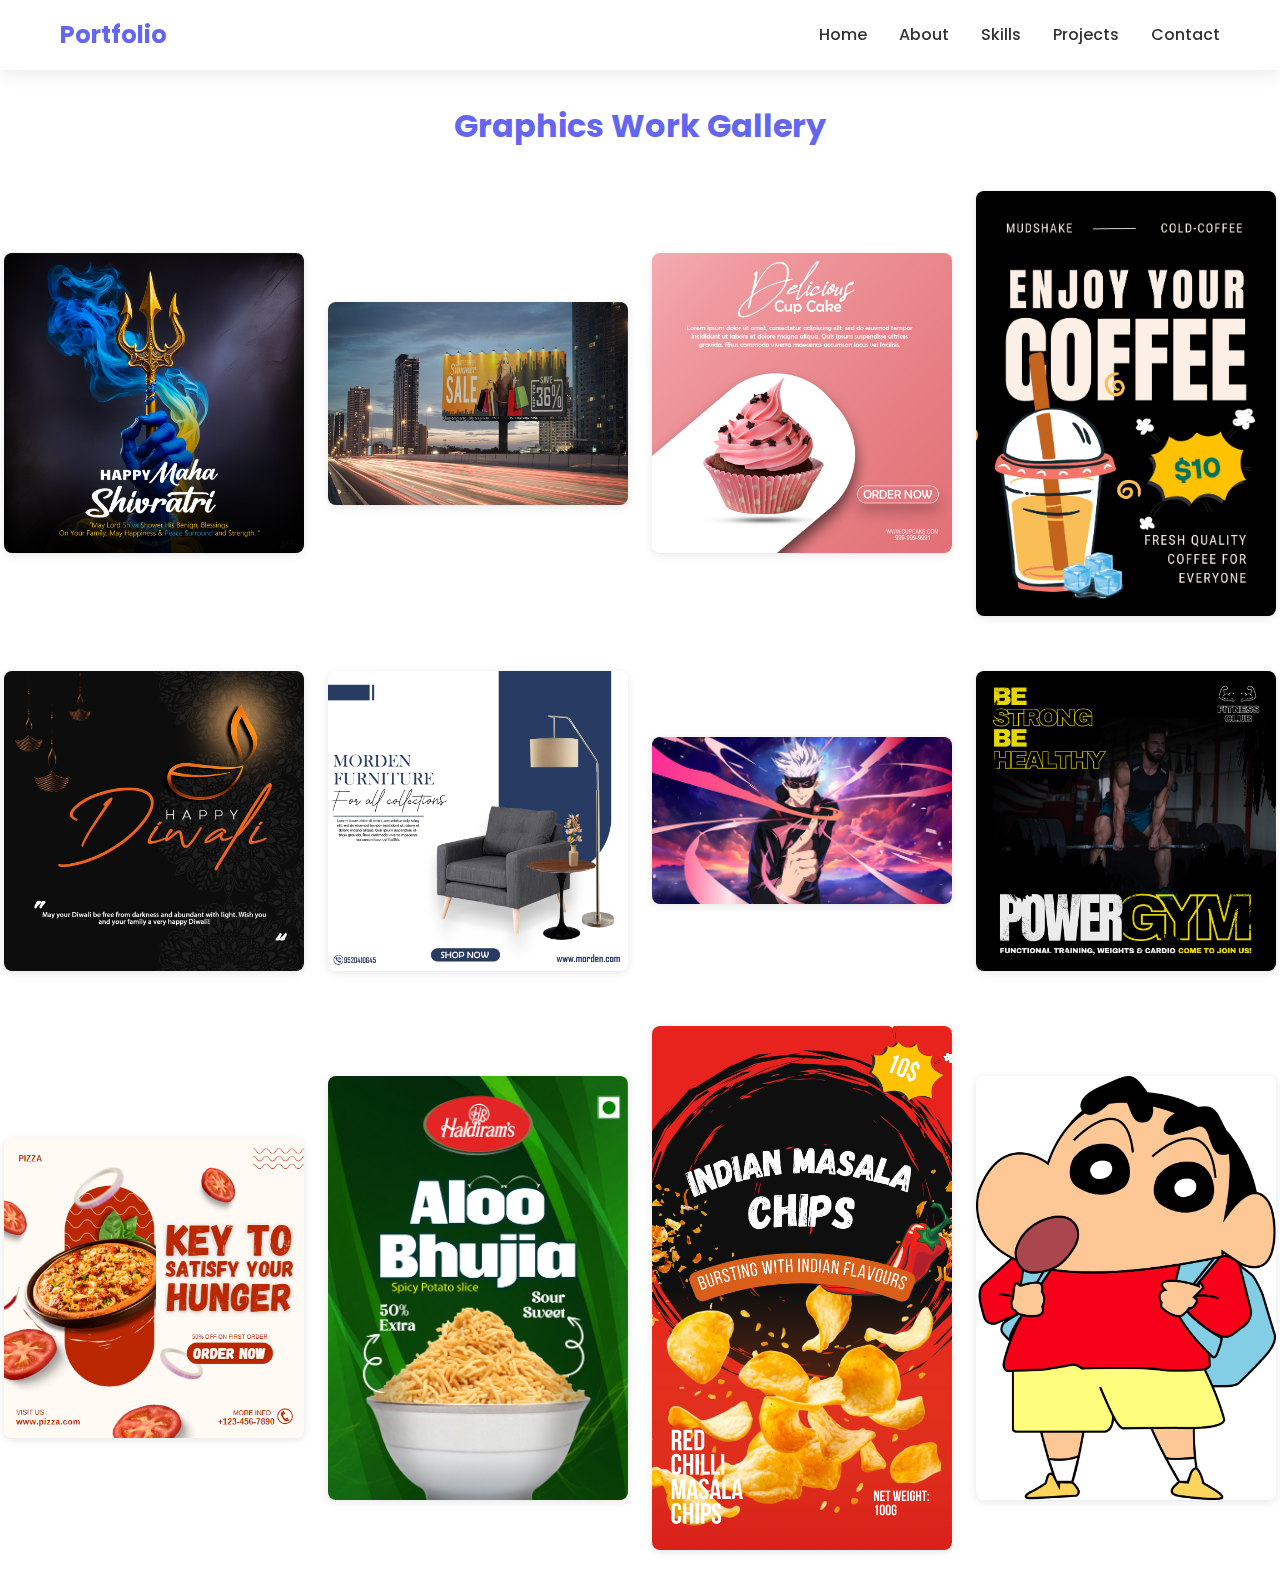
<file: cursor/image-gallary.html>
<!DOCTYPE html>
<html lang="en">
<head>
  <meta charset="UTF-8">
  <meta name="viewport" content="width=device-width, initial-scale=1">
  <title>Image Gallery</title>
  <link rel="stylesheet" href="gallary.css">
  <link href="https://fonts.googleapis.com/css2?family=Poppins:wght@300;400;500;600;700&display=swap" rel="stylesheet">
    <link rel="stylesheet" href="https://cdnjs.cloudflare.com/ajax/libs/font-awesome/6.0.0/css/all.min.css">
</head>
<body>
     <!-- Navigation -->
    <nav class="navbar">
        <div class="nav-container">
            <div class="nav-logo">
                <a href="/index.html">Portfolio</a>
            </div>
            <ul class="nav-menu">
                <li class="nav-item">
                    <a href="/index.html" class="nav-link">Home</a>
                </li>
                <li class="nav-item">
                    <a href="/index.html#about" class="nav-link">About</a>
                </li>
                <li class="nav-item">
                    <a href="#skills" class="nav-link">Skills</a>
                </li>
                <li class="nav-item">
                    <a href="#projects" class="nav-link">Projects</a>
                </li>
                <li class="nav-item">
                    <a href="#contact" class="nav-link">Contact</a>
                </li>
            </ul>
            <div class="hamburger">
                <span class="bar"></span>
                <span class="bar"></span>
                <span class="bar"></span>
            </div>
        </div>
    </nav>
<div class="main-content">
  <h1>Graphics Work Gallery</h1>
</div>
  <div class="gallery">
      <img src="port-gallery/img/Artboard 1 copy 10.png" alt="Image 4">
      <img src="port-gallery/img/BILL BOARD.png" alt="Image 5">
      <img src="port-gallery/img/CAKE.png" alt="Image 6">
      <img src="port-gallery/img/coffee.png" alt="Image 2">
      <img src="port-gallery/img/diwali.png" alt="Image 3">
      <img src="port-gallery/img/furn.png" alt="Image 4">
      <img src="port-gallery/img/gojo-01.jpg" alt="Image 5">
      <img src="port-gallery/img/gym.png" alt="Image 6">
      <img src="port-gallery/img/pizza.png" alt="Image 1">
      <img src="port-gallery/img/Aloo Bhujia.jpg" alt="Image 3">
       <img src="port-gallery/img/chips paging.png" alt="Image 1">
        <img src="port-gallery/img/1281908.png" alt="Image 2">
  </div>

  <!-- Lightbox Modal -->
  <div id="lightbox" class="lightbox">
    <span class="close">&times;</span>
    <img class="lightbox-content" id="lightbox-img">
  </div>

  <script src="gallary.js"></script>
</body>
</html>
</file>
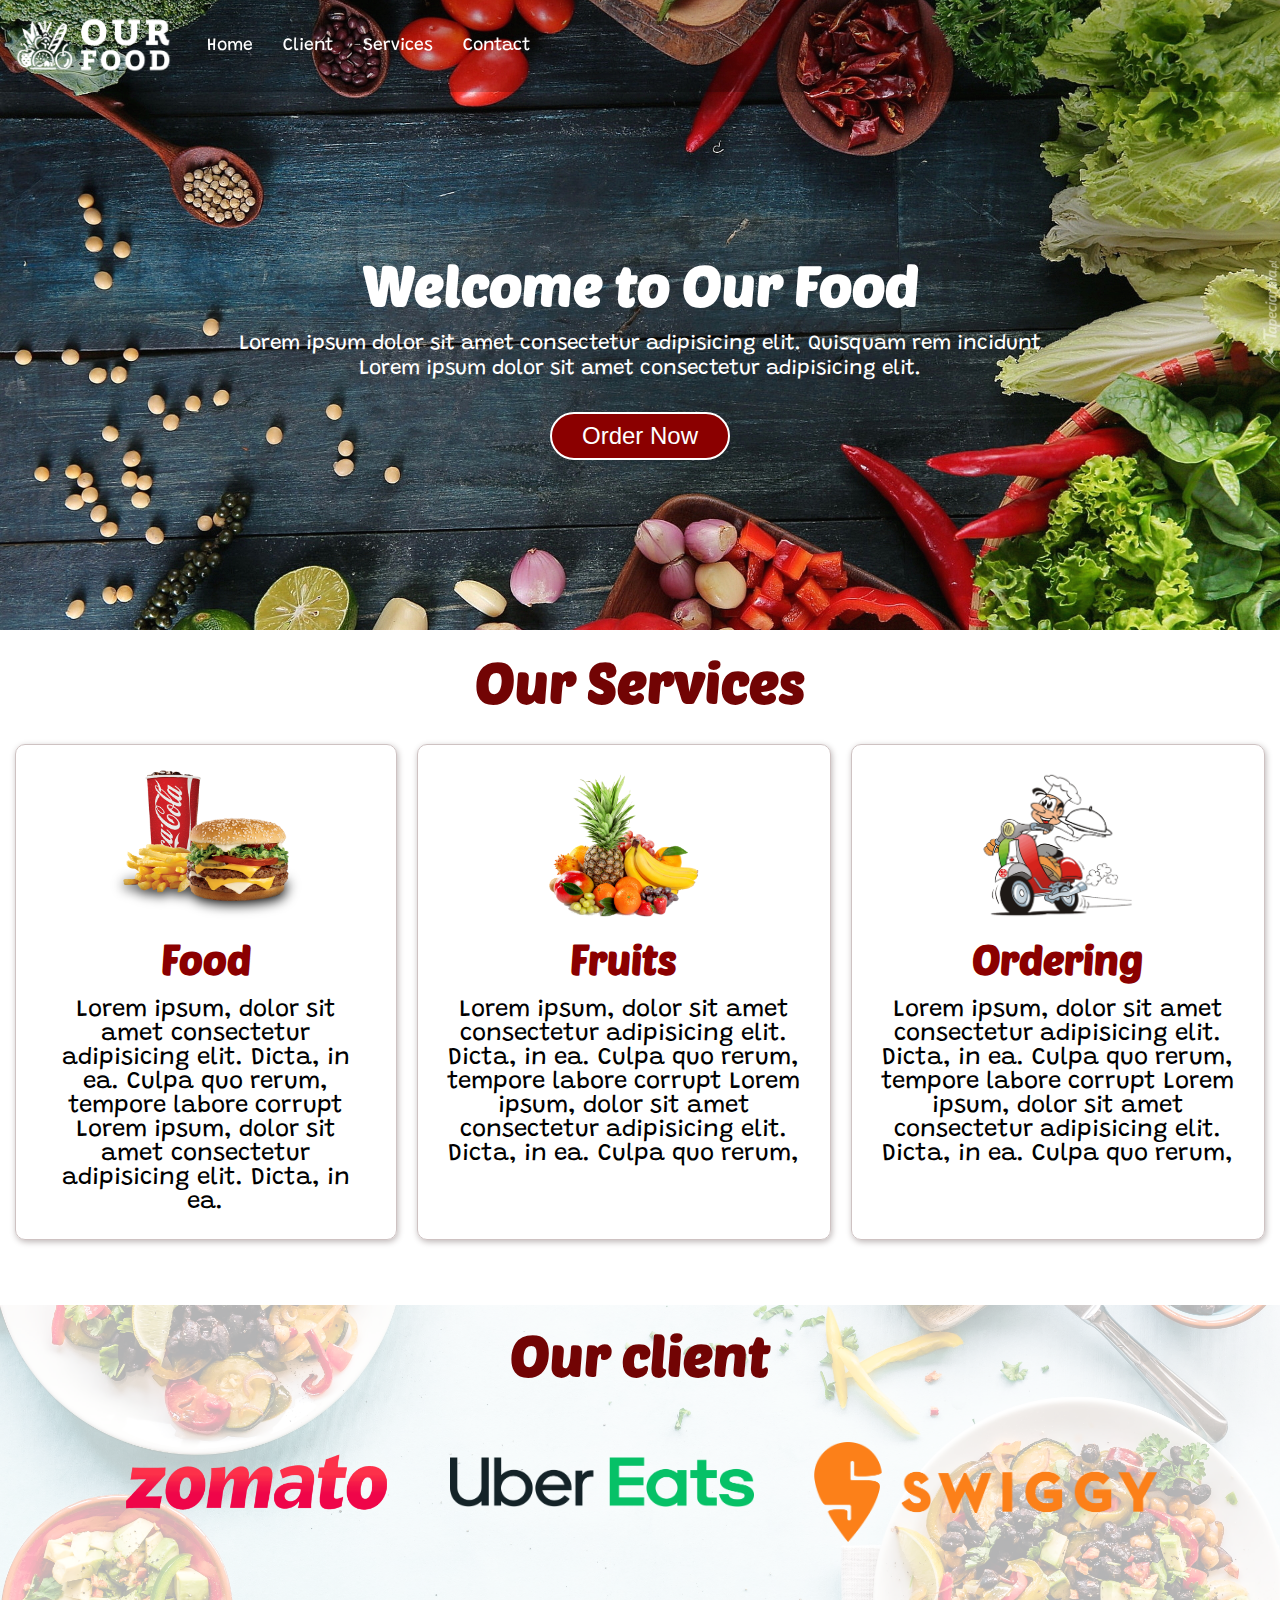
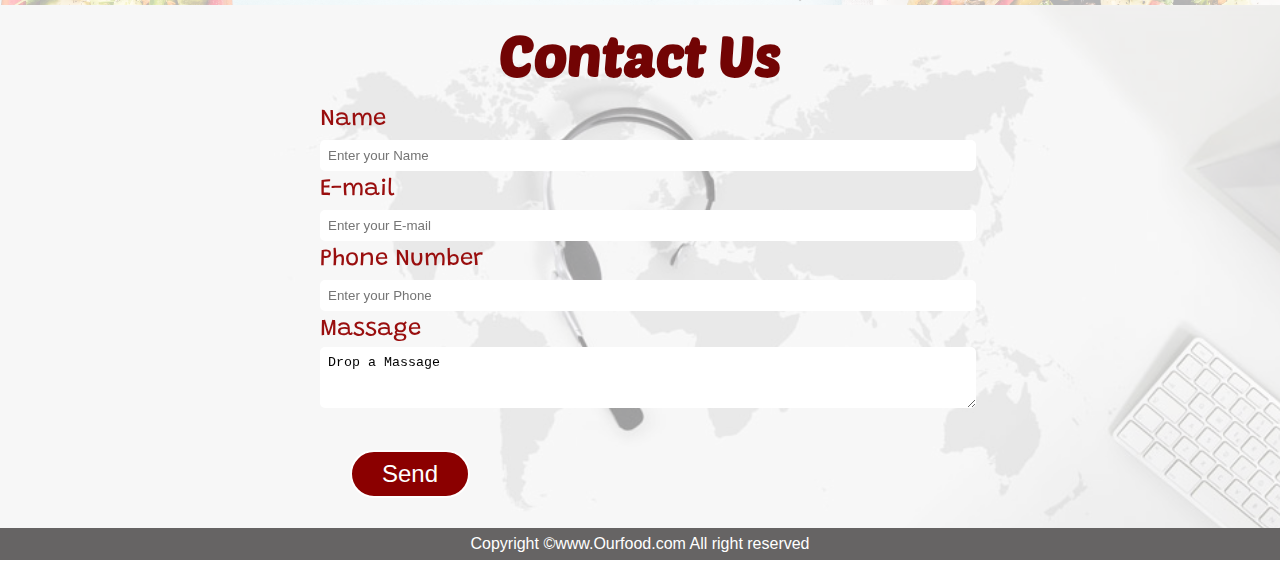
<file: Food order/Food Order.html>
<!DOCTYPE html>
<html lang="en">
<head>
    <meta charset="UTF-8">
    <meta name="viewport" content="width=device-width, initial-scale=1.0">
    <title>Our Food | ourfood.com</title>
    <link rel="stylesheet" href="css/ourfood.css">
   <link href="https://fonts.googleapis.com/css2?family=Poetsen+One&display=swap" rel="stylesheet">
    <link href="https://fonts.googleapis.com/css2?family=Grandstander:ital,wght@0,100..900;1,100..900&family=Poetsen+One&display=swap" rel="stylesheet">
    <link rel="stylesheet" media="screen and (max-width:1170px)" href="css/phone.css">
</head>
<body>
    <nav id="nav">
        <div id="logo">
            <img src="img/ourfoodlogo.png" alt="">
        </div>
        <ul>
            <li><a href="#home">Home</a></li>
            <li><a href="#client-section">Client</a></li>
            <li><a href="#service">Services</a></li>
            <li><a href="#contactus">Contact</a></li>

        </ul>
    </nav>
    <section id="home">
        <h1 class="h-main">Welcome to Our Food</h1>
        <p>Lorem ipsum dolor sit amet consectetur adipisicing elit. Quisquam rem incidunt</p>
        <p>Lorem ipsum dolor sit amet consectetur adipisicing elit.</p> 
        <button class="btn">Order Now</button>
    </section>
    <section class="services" id="service">
         <h1 class="serv-main center"> Our Services</h1>
        <div id="service-main">
            <div class="service-box">
                <img src="img/serf.png" alt="">
                <h2 class="service-heading center">Food</h2>
                <p class="center">
                    Lorem ipsum, dolor sit amet consectetur adipisicing elit. Dicta, in ea. Culpa quo rerum, tempore labore corrupt
                     Lorem ipsum, dolor sit amet consectetur adipisicing elit. Dicta, in ea.
                </p>
            </div>
            <div class="service-box">
                <img src="img/servfruit.png" alt="">
                <h2 class="service-heading center">Fruits</h2>
                <p class="center">
                    Lorem ipsum, dolor sit amet consectetur adipisicing elit. Dicta, in ea. Culpa quo rerum, tempore labore corrupt
                    Lorem ipsum, dolor sit amet consectetur adipisicing elit. Dicta, in ea. Culpa quo rerum,
                </p>
            </div>
            <div class="service-box">
                <img src="img/sero.png" alt="">
                <h2 class="service-heading center"> Ordering</h2>
                <p class="center">
                    Lorem ipsum, dolor sit amet consectetur adipisicing elit. Dicta, in ea. Culpa quo rerum, tempore labore corrupt
                    Lorem ipsum, dolor sit amet consectetur adipisicing elit. Dicta, in ea. Culpa quo rerum,
                </p>
            </div>
        </div>
    </section>
    <section id="client-section">
         <h1 class="client-heading center">Our client</h1>
         <div id="clients">
            <div class="client-item">
            <img src="img/zomata.png" alt="" class="client-imgzomato">
            </div>
             <div class="client-item">
            <img src="img/ubere.png" id="uber">
            </div>
             <div class="client-item">
            <img src="img/swigy.png" alt="" class="client-img">
            </div>
         </div>
    </section>
    <section id="contactus">
        <h2 class="contact-heading center"> Contact Us</h2>
        <div class="contact">
            <form action="">
                <div class="form-group">
                    <label for="name">Name</label>
                    <input type="text" name="name" id="name" placeholder="Enter your Name">
                </div>
                 <div class="form-group">
                    <label for="e-mail">E-mail</label>
                    <input type="e-mail" name="e-mail" id="e-mail" placeholder="Enter your E-mail">
                </div>
                 <div class="form-group">
                    <label for="phone">Phone Number</label>
                    <input type="phone" name="phone" id="phone" placeholder="Enter your Phone">
                </div>
                 <div class="form-group">
                    <label for="Massage">Massage</label>
                    <textarea id="Massage" name="Massage" rows="3" cols="">Drop a Massage</textarea>
                </div>
                <button type="submit" class="btn">Send</button>
            </form>
        </div>
    </section>
    <footer>
        <div class="center">
            Copyright &copy;www.Ourfood.com All right reserved
        </div>    
    </footer>
    
</body>
</html>
</file>
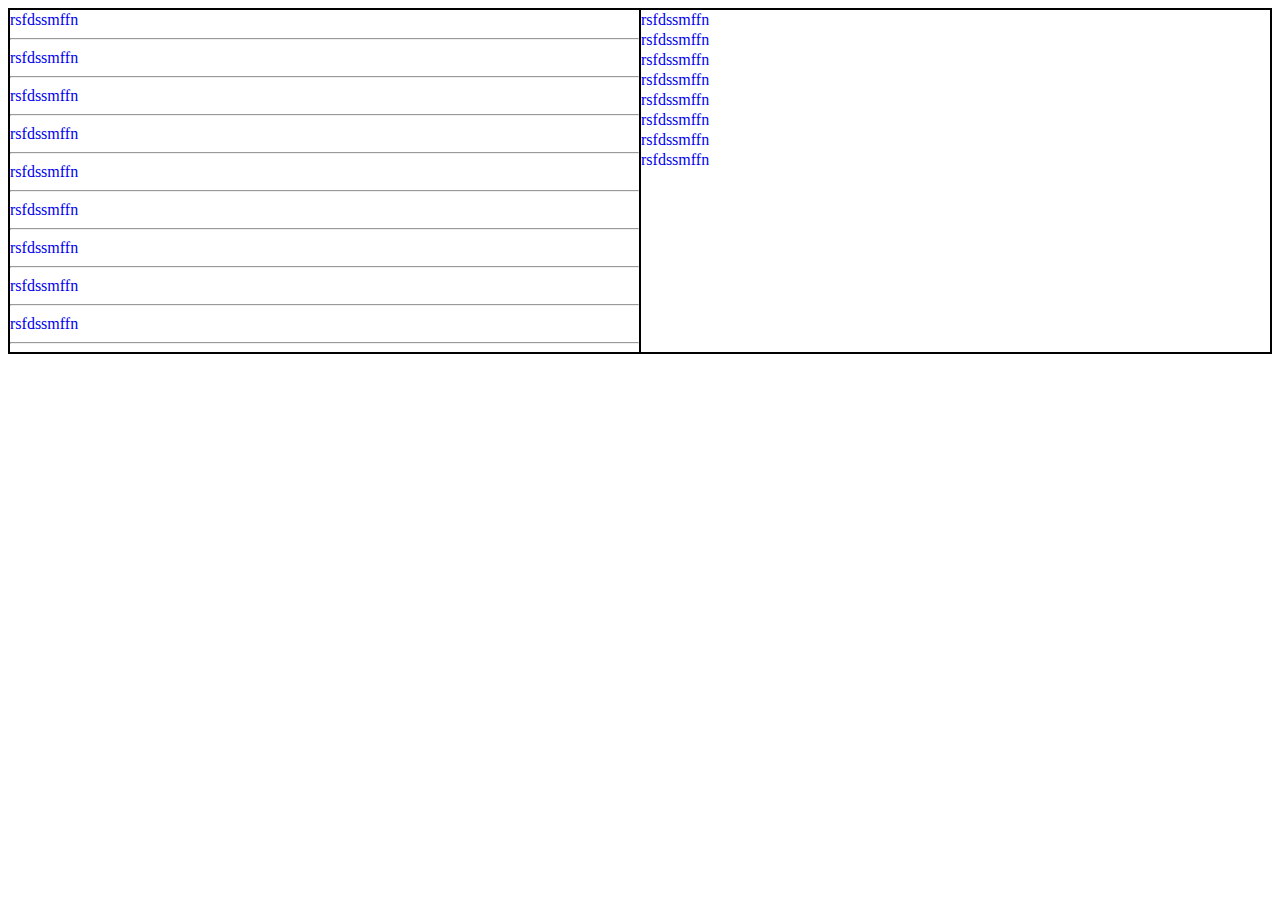
<file: Mathura Nagar Nigam/box.html>
<!DOCTYPE html>
<html lang="en">
<head>
    <meta charset="UTF-8">
    <meta name="viewport" content="width=device-width, initial-scale=1.0">
    <title>Document</title>
    <style>
    .main{
        display: grid;
     grid-template-columns: repeat(auto-fit,minmax(400px, 1fr));
        border: 1px solid black;
    }
    .box{
        border: 1px solid  black;
    }
    .box ul li ,.box ul li a {
        text-decoration: none;
        list-style: none;
        line-height: 20px;
    }
    .box ul{
        margin: 0px;
        padding: 0px;
    }
    </style>
</head>
<body>
    <div class="main">
    <div class="box">
        <ul>
            <li><a href="0">rsfdssmffn</a></li><hr>
          <li><a href="0">rsfdssmffn</a></li><hr>
          <li><a href="0">rsfdssmffn</a></li><hr>
          <li><a href="0">rsfdssmffn</a></li><hr>
          <li><a href="0">rsfdssmffn</a></li><hr>
          <li><a href="0">rsfdssmffn</a></li><hr>
          <li><a href="0">rsfdssmffn</a></li><hr>
          <li><a href="0">rsfdssmffn</a></li><hr>
          <li><a href="0">rsfdssmffn</a></li><hr>

        </ul>
    </div>
    <div class="box">
        <ul>
          <li><a href="0">rsfdssmffn</a></li>
          <li><a href="0">rsfdssmffn</a></li>
          <li><a href="0">rsfdssmffn</a></li>
          <li><a href="0">rsfdssmffn</a></li>
          <li><a href="0">rsfdssmffn</a></li>
          <li><a href="0">rsfdssmffn</a></li>
          <li><a href="0">rsfdssmffn</a></li>
          <li><a href="0">rsfdssmffn</a></li>
        </ul>
    </div>
    </div>
    
</body>
</html>
</file>
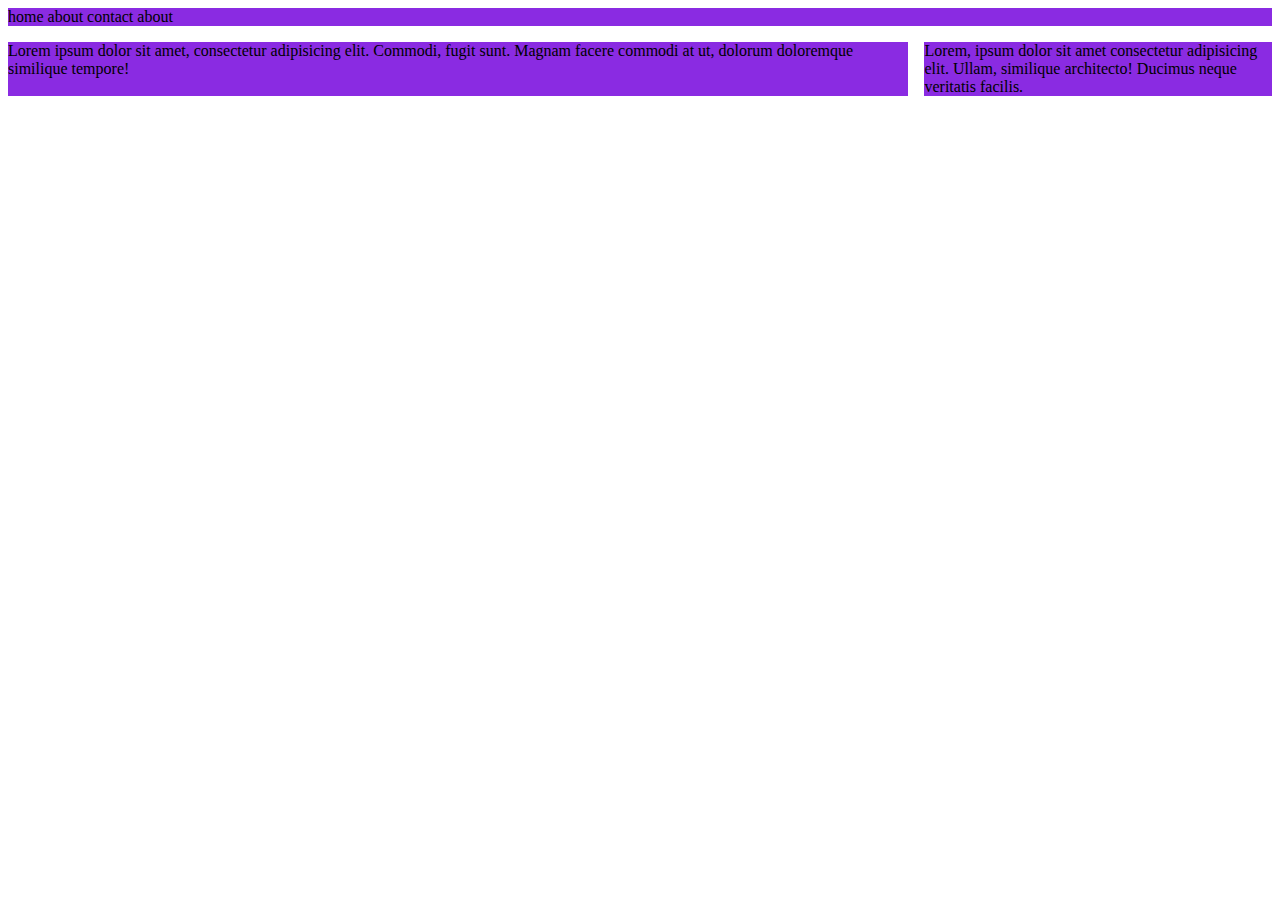
<file: Mathura Nagar Nigam/grid area.html>
<!DOCTYPE html>
<html lang="en">
<head>
    <meta charset="UTF-8">
    <meta name="viewport" content="width=device-width, initial-scale=1.0">
    <title>grid area</title>
    <style>
        .grid{
            display: grid;
            grid-gap: 1rem;
            grid-template-areas: 
            'navbar navbar navbar navbar'
            ' section section section aside'
            ;
            flex-wrap: wrap;
        }
        .box{
            background-color: blueviolet;
            border: 1px soild black;

        }
        #navbar{
            grid-area:navbar;
        }
        #section{
              grid-area:section;
        }
        #aside{
              grid-area:aside;
        }
        
    </style>

</head>
<body>
     <div class="grid">
        <div id="navbar" class="box">home about contact about</div>
        <div id="section" class="box">Lorem ipsum dolor sit amet, consectetur adipisicing elit. Commodi, fugit sunt. Magnam facere commodi at ut, dolorum doloremque similique tempore!</div>
        <div id="aside" class="box">Lorem, ipsum dolor sit amet consectetur adipisicing elit. Ullam, similique architecto! Ducimus neque veritatis facilis.</div>
        <!-- <div class="box">.items-4</div>
        <div class="box">.items-5</div>
          <div class="box">.items-1</div>
        <div class="box">.items-2</div>
        <div class="box">.items-3</div>
        <div class="box">.items-4</div>
        <div class="box">.items-5</div> -->
    </div>
    
</body>
</html>
</file>
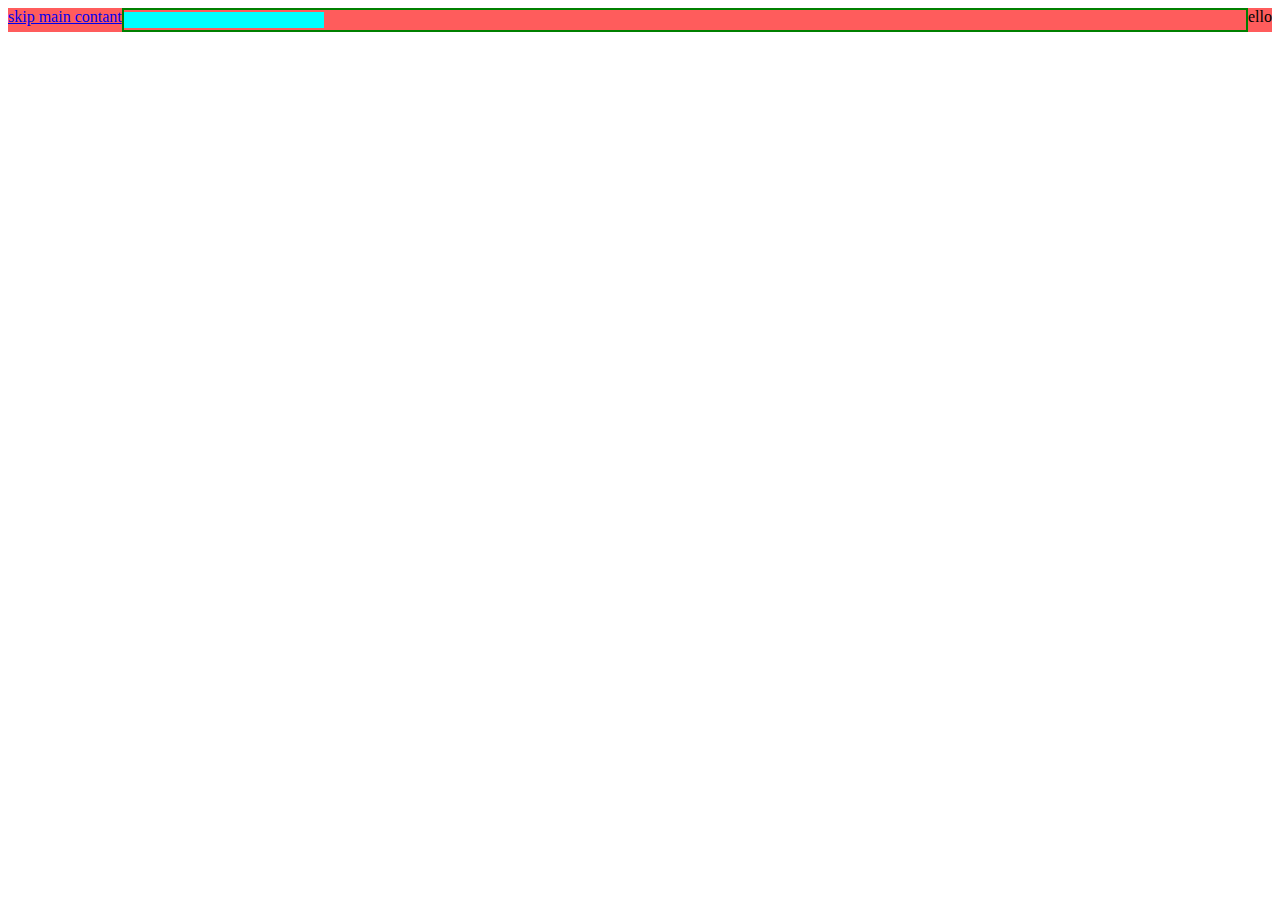
<file: Mathura Nagar Nigam/navbar.html>
<!DOCTYPE html>
<html lang="en">
<head>
    <meta charset="UTF-8">
    <meta name="viewport" content="width=device-width, initial-scale=1.0">
    <title>Document</title>
    <style>
    .nav1{
        width: 100%;
        display: flex;
        background: #ff5c5c;
    }
    .search-bar{
        border: 2px solid green;
            flex: 1 1 300px;
            width:50px;
            height: 20px;
            text-align: right;
    }
    .switch{
            border: 2px solid green;
            flex: 1 1 200px;
    }

    
    </style>
</head>
<body>
    <nav>
    <div class="nav1">
        <div> <a href="http://">skip main contant</a></div>
        <div class="search-bar">
            <div style="background-color: aqua; height: 16px; width:200px; margin:2px 0px; text-align: right==;"> </div>
        </div>
        <div class="swtich">ello</div>
    </div>
    <div class="nav2">
        <div></div>
        <div></div>
        <div></div>
        <div></div>
    </div>
</nav>
    
</body>
</html>
</file>
<file: gallary.css>
* {
    margin: 0;
    padding: 0;
    box-sizing: border-box;
}

html {
    scroll-behavior: smooth;
}

body {
    font-family: 'Poppins', sans-serif;
    line-height: 1.6;
    color: #333;
    overflow-x: hidden;
}

.container {
    max-width: 1200px;
    margin: 0 auto;
    padding: 0 20px;
}

/* Navigation */
.navbar {
    position: fixed;
    top: 0;
    width: 100%;
    background: rgba(255, 255, 255, 0.95);
    backdrop-filter: blur(10px);
    z-index: 1000;
    transition: all 0.3s ease;
    box-shadow: 0 2px 20px rgba(0, 0, 0, 0.1);
}

.nav-container {
    max-width: 1200px;
    margin: 0 auto;
    padding: 0 20px;
    display: flex;
    justify-content: space-between;
    align-items: center;
    height: 70px;
}

.nav-logo a {
    font-size: 1.5rem;
    font-weight: 700;
    color: #6366f1;
    text-decoration: none;
    transition: color 0.3s ease;
}

.nav-logo a:hover {
    color: #4f46e5;
}

.nav-menu {
    display: flex;
    list-style: none;
    gap: 2rem;
}

.nav-link {
    color: #333;
    text-decoration: none;
    font-weight: 500;
    transition: color 0.3s ease;
    position: relative;
}

.nav-link:hover {
    color: #6366f1;
}

.nav-link::after {
    content: '';
    position: absolute;
    width: 0;
    height: 2px;
    bottom: -5px;
    left: 0;
    background-color: #6366f1;
    transition: width 0.3s ease;
}

.nav-link:hover::after {
    width: 100%;
}

.hamburger {
    display: none;
    flex-direction: column;
    cursor: pointer;
}

.bar {
    width: 25px;
    height: 3px;
    background-color: #333;
    margin: 3px 0;
    transition: 0.3s;
}
.main-content {
    margin-bottom: 20px;
    display: flex;
    justify-content: center;
    align-items: center;
}

h1 {
    color: #6366f1;
    margin-top: 100px;
}
.gallery {
  display: grid;
  gap: 15px;
  max-width: 1500px;
  grid-template-columns: repeat(auto-fit, minmax(300px, 1fr));
  align-items: center;
  justify-items: center;
  margin: 0 auto;
}
    .gallery img {
      width: 300px;
      height: auto;
      display: block;
      border-radius: 8px;
      box-shadow: 0 2px 8px rgba(0,0,0,0.1);
      transition: transform 0.3s ease;
      margin:20px 0px;
    }

    .gallery img:hover {
      transform: scale(1.03);
    }

/* Lightbox Styles */
.lightbox {
  display: none;
  position: fixed;
  z-index: 10;
  padding-top: 60px;
  left: 0;
  top: 0;
  width: 100%;
  height: 100%;
  overflow: auto;
  background-color: rgba(0,0,0,0.9);
}

.lightbox-content {
  margin: auto;
  display: block;
  max-width: 90%;
  max-height: 80%;
}

.close {
  position: absolute;
  top: 30px;
  right: 40px;
  color: #fff;
  font-size: 40px;
  font-weight: bold;
  cursor: pointer;
}
</file>
<file: web.css>
* {
    margin: 0;
    padding: 0;
    box-sizing: border-box;
}

html {
    scroll-behavior: smooth;
}

body {
    font-family: 'Poppins', sans-serif;
    line-height: 1.6;
    color: #333;
    overflow-x: hidden;
}

.container {
    max-width: 1200px;
    margin: 0 auto;
    padding: 0 20px;
}

/* Navigation */
.navbar {
    position: fixed;
    top: 0;
    width: 100%;
    background: rgba(255, 255, 255, 0.95);
    backdrop-filter: blur(10px);
    z-index: 1000;
    transition: all 0.3s ease;
    box-shadow: 0 2px 20px rgba(0, 0, 0, 0.1);
}

.nav-container {
    max-width: 1200px;
    margin: 0 auto;
    padding: 0 20px;
    display: flex;
    justify-content: space-between;
    align-items: center;
    height: 70px;
}

.nav-logo a {
    font-size: 1.5rem;
    font-weight: 700;
    color: #6366f1;
    text-decoration: none;
    transition: color 0.3s ease;
}

.nav-logo a:hover {
    color: #4f46e5;
}

.nav-menu {
    display: flex;
    list-style: none;
    gap: 2rem;
}

.nav-link {
    color: #333;
    text-decoration: none;
    font-weight: 500;
    transition: color 0.3s ease;
    position: relative;
}

.nav-link:hover {
    color: #6366f1;
}

.nav-link::after {
    content: '';
    position: absolute;
    width: 0;
    height: 2px;
    bottom: -5px;
    left: 0;
    background-color: #6366f1;
    transition: width 0.3s ease;
}

.nav-link:hover::after {
    width: 100%;
}

.hamburger {
    display: none;
    flex-direction: column;
    cursor: pointer;
}

.bar {
    width: 25px;
    height: 3px;
    background-color: #333;
    margin: 3px 0;
    transition: 0.3s;
}
@media (max-width: 768px) {
    .hamburger {
        display: flex;
    }

    .nav-menu {
        position: fixed;
        left: -100%;
        top: 70px;
        flex-direction: column;
        background-color: white;
        width: 100%;
        text-align: center;
        transition: 0.3s;
        box-shadow: 0 10px 27px rgba(0, 0, 0, 0.05);
        padding: 2rem 0;
    }

    .nav-menu.active {
        left: 0;
    }
}
@media (max-width: 768px) {
    .gallery img {
        display:flex;
        flex-direction: column;
        justify-content:center;
        align-items: center;
        margin: 0 auto;
      

    }
}
.main-content {
    margin-bottom: 20px;
    display: flex;
    justify-content: center;
    align-items: center;
}
h1 {
    color: #6366f1;
    margin-top: 100px;
}
.lightbox {
  display: none;
  position: fixed;
  z-index: 10;
  padding-top: 60px;
  left: 0;
  top: 0;
  width: 100%;
  height: 100%;
  overflow: auto;
  background-color: rgba(0,0,0,0.9);
}

.lightbox-content {
  margin: auto;
  display: block;
  max-width: 90%;
  max-height: 80%;
}

.close {
  position: absolute;
  top: 30px;
  right: 40px;
  color: #fff;
  font-size: 40px;
  font-weight: bold;
  cursor: pointer;
}
    


.projects {
    background: #f8fafc;

}

.projects-grid {
    display: flex;
    justify-content: space-evenly;
    max-width: 1400px;
    margin: 0 auto;
    flex-wrap: wrap;
    padding: 0 0 30px 0;
}

.project-card {
    margin-top: 30px;
    width: 400px;
    background: white;
    border-radius: 20px;
    overflow: hidden;
    box-shadow: 0 10px 30px rgba(0, 0, 0, 0.1);
    transition: all 0.3s ease;
}

.project-card:hover {
    transform: translateY(-10px);
    box-shadow: 0 20px 40px rgba(0, 0, 0, 0.15);
}

.project-image {
    height: 200px;
    overflow: hidden;
}

.project-image .image-placeholder {
    width: 100%;
    height: 100%;
    background: linear-gradient(135deg, #6366f1, #8b5cf6);
    display: flex;
    align-items: center;
    justify-content: center;
    font-size: 3rem;
    color: white;
}

.project-content {
    padding: 2rem;
}

.project-content h3 {
    font-size: 1.5rem;
    font-weight: 600;
    margin-bottom: 1rem;
    color: #333;
}

.project-content p {
    color: #64748b;
    margin-bottom: 1.5rem;
    line-height: 1.6;
}

.project-tech {
    display: flex;
    gap: 0.5rem;
    flex-wrap: wrap;
    margin-bottom: 1.5rem;
}

.project-tech span {
    background: #f1f5f9;
    color: #6366f1;
    padding: 0.25rem 0.75rem;
    border-radius: 20px;
    font-size: 0.875rem;
    font-weight: 500;
}

.project-links {
    display: flex;
    gap: 1rem;
}

.project-link {
    color: #6366f1;
    text-decoration: none;
    font-weight: 500;
    display: flex;
    align-items: center;
    gap: 0.5rem;
    transition: color 0.3s ease;
}

.project-link:hover {
    color: #4f46e5;
}
</file>
<file: abacus/css/abacus.css>
*{
    margin: 0;
    padding: 0;
}
html{
    scroll-behavior:smooth;
}
/* navigation-bar */
#nav{
    display: flex;
    justify-content: space-between;
    align-items: center;
    position:sticky;
    top: 0;
    
}
#nav::before{
    content: "";
    position: absolute;
    top: 0px;
    left: 0px;
    background-color: rgb(93, 142, 207);
    height: 100%;
    width: 100%;
    z-index:-1;
    opacity: 0.2;
}
/*nav logo and image */
#logo{
    margin: 0px 15px;
}
#logo img{
     margin: 4px 0px;
     height: 80px;
}
/* nav list style */
#nav ul{
    display: flex;
    justify-content:right;
    
   }

#nav ul li{
    list-style: none;
    font-size: 1.1rem;
  
}
#nav ul li a{
    display: block;
    padding:5px 10px;
    border-radius: 5px;
    text-decoration: none;
    color: white;
    font-family: "Grandstander", cursive;
    margin-left: 10px;
    

}
#nav ul li a:hover{
   color: rgb(0, 0, 0);
   background-color: white;
   border-radius: 40px;
}
/* home section */
#home{
    display: flex;
    flex-direction: column;
    padding: 60px 200px;
    justify-content: center;
    align-items: center;
    height: 520px;
}
#home::before{
    content: "";
    position: absolute;
    top: 0px;
    left: 0px;
    background:url(../img/bg1.png) no-repeat center center/cover;
    height: 640px;
    width: 100%;
    z-index:-1;
    opacity: 0.98;
}
/* home-text */
#home h1{
    color: white;
    text-align: center;
     font-family: "Poetsen One", sans-serif;
     font-weight: 1rem;
}
#home p{
    color: white;
    text-align: center;
    font-size: 1.3rem;
    font-family: "Grandstander", cursive;
    margin: 2px;
}
.h-main{
    font-size: 3.5rem;
    padding: 15px;
}

.btn{
    padding: 8px 30px;
    border: 2px solid white;
    background-color: rgb(95, 83, 197);
    color: white;
    margin: 30px;
    font-size: 1.5rem;
    border-radius: 30px;
    cursor: pointer;
}
.center{
    text-align: center;
}
/* about */
#about{
    display: flex;
    flex-wrap: wrap;
    padding: 20px 40px;
    
}
.p-1{

    line-height: 25px;
    justify-content: center;
    align-items: center;
    text-align: center;
}
.p-1 p,h3{
margin-bottom: 30px;
}
.heading{
margin-bottom: 20px;
font-size: 3rem;
font-family: "Poetsen One", sans-serif;
}
.heading1{
margin-bottom: 20px;
font-size: 3rem;
font-family: "Poetsen One", sans-serif;
color: rgb(84, 83, 146);
}



/* service section */
.Courses{
    margin-top: -30px;
}
#Courses-main{
    display: flex;
    justify-content: center;
}
#Courses-main .Courses-box{
   border: 1px solid rgb(206, 194, 194);
   padding:30px;
   margin: 10px;
   border-radius: 100px 30px 100px 30px;
   box-shadow: 1px 2px 6px rgb(190, 183, 183);
   text-align: center;
   width: 350px;
   cursor: pointer;
}
.Courses-box:hover{
			/* transform: scale(1.1); */
		}
#Courses-main .Courses-box img{
  height: 100px;
  display: block;
  margin: auto;
}
.Courses-heading{
    font-size: 2.5rem;
    padding: 15px;
}
.Courses-main{
    font-size: 3.5rem;
    padding: 15px;
    margin-bottom: 5px;
    font-family: "Poetsen One", sans-serif;
    color: rgb(118, 107, 167)   ;
}
.Courses-heading{
    font-family: "Poetsen One", sans-serif;
    color: rgb(89, 98, 143);
    font-size: 2rem;
}
.Courses-box ul{
    font-size:15px;
    font-family: "Grandstander", cursive;
    list-style: none;
}
     /* styles.css  slide*/

.slider-container {
    height: 600px;
    margin: 20px auto;
    position: relative;
    overflow: hidden;
    box-shadow: 0 4px 8px rgba(0, 0, 0, 0.2);
    border-radius: 8px;
    z-index: -1;
}

.slider {
    display: flex;
    width: 400%; /* 4 slides = 4 * 100% */
    animation: slide 20s infinite; /* 4 slides * 4s each */
}

.slide {
    width: 25%; /* Each slide takes 25% of the slider width (100%/4) */
}

.slide img {
    justify-content: center;
    align-items: center;
    width: 100%;
    height: 80%;
    display: block;
}

/* Animation */
@keyframes slide {
    0% { transform: translateX(0); }
    20% { transform: translateX(0); } /* Show first slide */
    25% { transform: translateX(-25%); } /* Move to second slide */
    45% { transform: translateX(-25%); } /* Show second slide */
    50% { transform: translateX(-50%); } /* Move to third slide */
    70% { transform: translateX(-50%); } /* Show third slide */
    75% { transform: translateX(-75%); } /* Move to fourth slide */
    95% { transform: translateX(-75%); } /* Show fourth slide */
    100% { transform: translateX(0); } /* Reset to first slide */
}

/* Navigation dots */
.slider-nav {
    position: absolute;
    bottom: 20px;
    left: 50%;
    transform: translateX(-50%);
    display: flex;
    gap: 10px;
}

.dot {
    width: 12px;
    height: 12px;
    border-radius: 50%;
    background-color: rgba(255, 255, 255, 0.5);
    cursor: pointer;
    transition: background-color 0.3s;
}

.dot:hover {
    background-color: rgba(255, 255, 255, 0.8);
}

/* Active dot animation */
@keyframes dotPulse {
    0% { background-color: rgba(255, 255, 255, 0.5); }
    20% { background-color: white; }
    100% { background-color: rgba(255, 255, 255, 0.5); }
}

.dot:nth-child(1) { animation: dotPulse 16s infinite; }
.dot:nth-child(2) { animation: dotPulse 16s infinite 4s; }
.dot:nth-child(3) { animation: dotPulse 16s infinite 8s; }
.dot:nth-child(4) { animation: dotPulse 16s infinite 12s; }
 /* student section */
 .mainsc{
			max-width: 930px;
			margin: 20px auto;
			justify-content: center;
			align-items:center;

		}
		.sub-mainsc{
			display: flex;
			flex-wrap: wrap;
			height: 200px;
			padding: 50px 0 0 10px;
		}
		.boxsc:hover{
			transform: scale(1.1);
		}
		.boxsc{
			border: 1px solid  rgb(139, 139, 134);
            border-radius: 10px 10px 50px 10px;
			width: 280px;
			height: 180px;
			margin: 10px;
			flex-wrap: wrap;
            box-shadow: 2px 3px 5px gray;
		}
		.inboxsc{
			display: flex;
			flex-wrap: wrap;
		}
		.imgboxsc{
			border: 1px solid black;
			border-radius: 50%;
			margin: 20px 0 0 20px;
			height: 50px;
			width: 50px;
			flex-wrap: wrap;
		}
		.nameboxsc{
			margin:30px 0 0 15px;
			flex-wrap: wrap;
		}
		.ptagsc{
			margin: 20px 0 0 20px;
			flex-wrap: wrap;
		}	
        /* contact */
#contactus{
    position: relative;
    top: 50px;
}
#contactus::before{
    content: "";
    position: absolute;
    background:url(../img/contactus.jpg)no-repeat center center/cover;
    height:540px;
    width: 100%;
    z-index:-1;
    opacity: 0.4;
}
.contact-heading{
    font-size: 3.5rem;
    padding: 15px;
    font-family: "Poetsen One", sans-serif;
    color: rgb(93, 108, 173) ;
   
}
.contact input{
    width: 100%;
    padding: 0.5rem;
    border-radius: 5px;
    border: none;

}
.contact textarea{
    width: 100%;
    padding: 0.5rem;
    border-radius: 5px;
    border: none;

}
.contact form{
    width: 50%;
    line-height:35px;
}
.contact label{
    font-size: 1.5rem;
    font-family: "Grandstander", cursive;
    color: rgb(67, 100, 161);
}
/* footer */
footer{
    background-color: rgb(102, 100, 100);
    padding: 7px 20px;
    color: white;
    font-family: sans-serif;
}
.contact{
    justify-content: center;
    align-items: center;
    display: flex;
    padding-bottom:50px;
}
</file>
<file: cursor/gallary.css>
* {
    margin: 0;
    padding: 0;
    box-sizing: border-box;
}

html {
    scroll-behavior: smooth;
}

body {
    font-family: 'Poppins', sans-serif;
    line-height: 1.6;
    color: #333;
    overflow-x: hidden;
}

.container {
    max-width: 1200px;
    margin: 0 auto;
    padding: 0 20px;
}

/* Navigation */
.navbar {
    position: fixed;
    top: 0;
    width: 100%;
    background: rgba(255, 255, 255, 0.95);
    backdrop-filter: blur(10px);
    z-index: 1000;
    transition: all 0.3s ease;
    box-shadow: 0 2px 20px rgba(0, 0, 0, 0.1);
}

.nav-container {
    max-width: 1200px;
    margin: 0 auto;
    padding: 0 20px;
    display: flex;
    justify-content: space-between;
    align-items: center;
    height: 70px;
}

.nav-logo a {
    font-size: 1.5rem;
    font-weight: 700;
    color: #6366f1;
    text-decoration: none;
    transition: color 0.3s ease;
}

.nav-logo a:hover {
    color: #4f46e5;
}

.nav-menu {
    display: flex;
    list-style: none;
    gap: 2rem;
}

.nav-link {
    color: #333;
    text-decoration: none;
    font-weight: 500;
    transition: color 0.3s ease;
    position: relative;
}

.nav-link:hover {
    color: #6366f1;
}

.nav-link::after {
    content: '';
    position: absolute;
    width: 0;
    height: 2px;
    bottom: -5px;
    left: 0;
    background-color: #6366f1;
    transition: width 0.3s ease;
}

.nav-link:hover::after {
    width: 100%;
}

.hamburger {
    display: none;
    flex-direction: column;
    cursor: pointer;
}

.bar {
    width: 25px;
    height: 3px;
    background-color: #333;
    margin: 3px 0;
    transition: 0.3s;
}
.main-content {
    margin-bottom: 20px;
    display: flex;
    justify-content: center;
    align-items: center;
}

h1 {
    color: #6366f1;
    margin-top: 100px;
}
.gallery {
  display: grid;
  gap: 15px;
  max-width: 1500px;
  grid-template-columns: repeat(auto-fit, minmax(300px, 1fr));
  align-items: center;
  justify-items: center;
  margin: 0 auto;
}
    .gallery img {
      width: 300px;
      height: auto;
      display: block;
      border-radius: 8px;
      box-shadow: 0 2px 8px rgba(0,0,0,0.1);
      transition: transform 0.3s ease;
      margin:20px 0px;
    }

    .gallery img:hover {
      transform: scale(1.03);
    }

/* Lightbox Styles */
.lightbox {
  display: none;
  position: fixed;
  z-index: 10;
  padding-top: 60px;
  left: 0;
  top: 0;
  width: 100%;
  height: 100%;
  overflow: auto;
  background-color: rgba(0,0,0,0.9);
}

.lightbox-content {
  margin: auto;
  display: block;
  max-width: 90%;
  max-height: 80%;
}

.close {
  position: absolute;
  top: 30px;
  right: 40px;
  color: #fff;
  font-size: 40px;
  font-weight: bold;
  cursor: pointer;
}
</file>
<file: Food order/css/ourfood.css>
*{
    margin: 0;
    padding: 0;
}
html{
    scroll-behavior: smooth;
}
/* navigation-bar */
#nav{
    display: flex;
    align-items: center;
    position:sticky;
    top: 0;
}
#nav::before{
    content: "";
    position: absolute;
    top: 0px;
    left: 0px;
    background-color: rgb(0, 0, 0);
    height: 100%;
    width: 100%;
    z-index:-1;
    opacity: 0.2;
}
nav{
  
}
/*nav logo and image */
#logo{
    margin: 10px 15px;
}
#logo img{
     margin: 4px 0px;
     height: 60px;
}
/* nav list style */
#nav ul{
    display: flex;
}

#nav ul li{
    list-style: none;
    font-size: 1.1rem;
}
#nav ul li a{
    display: block;
    padding:5px 10px;
    border-radius: 5px;
    text-decoration: none;
    color: white;
    font-family: "Grandstander", cursive;
    margin-left: 10px;
}
#nav ul li a:hover{
   color: rgb(0, 0, 0);
   background-color: white;
   border-radius: 40px;
   

}
/* home section */
#home{
    display: flex;
    flex-direction: column;
    padding: 10px 200px;
    justify-content: center;
    align-items: center;
    height: 520px;
}
#home::before{
    content: "";
    position: absolute;
    top: 0px;
    left: 0px;
    background:url(../img/bg5.jpg) no-repeat center center/cover;
    height: 630px;
    width: 100%;
    z-index:-1;
    opacity: 0.98;
}
/* home-text */
#home h1{
    color: white;
    text-align: center;
     font-family: "Poetsen One", sans-serif;
     font-weight: 1rem;
}
#home p{
    color: white;
    text-align: center;
    font-size: 1.3rem;
    font-family: "Grandstander", cursive;
    margin: 2px;
}
.h-main{
    font-size: 3.5rem;
    padding: 15px;
}

.btn{
    padding: 8px 30px;
    border: 2px solid white;
    background-color: darkred;
    color: white;
    margin: 30px;
    font-size: 1.5rem;
    border-radius: 30px;
    cursor: pointer;
}
.center{
    text-align: center;
}
/* service section */
.services{
}
#service-main{
    display: flex;
    margin: 5px;
   
}
#service-main .service-box{
   border: 1px solid rgb(206, 194, 194);
   padding:25px;
   margin: 10px;
   border-radius: 10px;
   box-shadow: 1px 2px 6px rgb(190, 183, 183);
}
#service-main .service-box img{
  height: 150px;
  display: block;
  margin: auto;
}
.service-heading{
    font-size: 2.5rem;
    padding: 15px;
}
.serv-main{
    font-size: 3.5rem;
    padding: 15px;
    margin-bottom: 5px;
    font-family: "Poetsen One", sans-serif;
    color: rgb(114, 4, 4)   ;
}
.service-heading{
    font-family: "Poetsen One", sans-serif;
    color: darkred;
}
.service-box p{
    font-size: 1.5rem;
    font-family: "Grandstander", cursive;
}

/* client-section */
.client-heading{
   font-size: 3.5rem;
    padding: 15px;
    font-family: "Poetsen One", sans-serif;
    color: rgb(114, 4, 4)   ;
}
#client-section{
   height: 300px;
   position: relative;
   top:50px;
}
#client-section::before{
    content: "";
    position: absolute;
    background:url(../img/bg2.jpeg)no-repeat center center/cover;
    height: 100%;
    width: 100%;
    z-index:-1;
    opacity: 0.3;
}
#clients{
    display: flex;
    justify-content: center;
    align-items: center;
}
.client-item{
    padding: 5px 30px;
}
.client-img{
    height: 100px;
    margin-top: 20px;
    
}
.client-imgzomato{
    height: 150px;
  }
#uber{
    height: 50px;
   
}
/* contact */
#contactus{
    position: relative;
    top: 50px;
}
#contactus::before{
    content: "";
    position: absolute;
    background:url(../img/contactus.jpg)no-repeat center center/cover;
    height:540px;
    width: 100%;
    z-index:-1;
    opacity: 0.4;
}
.contact-heading{
    font-size: 3.5rem;
    padding: 15px;
    font-family: "Poetsen One", sans-serif;
    color: rgb(114, 4, 4) ;
   
}
.contact input{
    width: 100%;
    padding: 0.5rem;
    border-radius: 5px;
    border: none;

}
.contact textarea{
    width: 100%;
    padding: 0.5rem;
    border-radius: 5px;
    border: none;

}
.contact form{
    width: 50%;
    line-height:35px;
}
.contact label{
    font-size: 1.5rem;
    font-family: "Grandstander", cursive;
    color: rgb(153, 14, 14);
}
/* footer */
footer{
    background-color: rgb(102, 100, 100);
    padding: 7px 20px;
    color: white;
    font-family: sans-serif;
}
.contact{
    justify-content: center;
    align-items: center;
    display: flex;
    padding-bottom:50px;
}
</file>
<file: Food order/css/phone.css>
/* nav */
#nav{
    display: flex;
    align-items: center;
    position: relative;
    top: 0;
    flex-direction: column;
}
#nav ul li a{
    font-size: 1rem;
    padding: 0px 5px;

}
/* home */
#home{
    height: 400px;
    padding: 10px 100px;
    
}
#home::before{
    height: 540px; 
}
#home p{
    font-size: 1rem;
}
.h-main{
    font-size: 2rem;

}
.btn{
    padding: 10px;
    font-size: 0.9rem;
}




/* service */
#service-main{
    display: flex;
    flex-direction: column;
    margin: 5px;
   
}
#service-main .service-box{
  
   padding:10px;
   margin: 5px;
   
}


/* client */
#clients{
    display: flex;
    justify-content: center;
    align-items: center;
    flex-wrap: wrap;
}
#client-section{
   height: 500px;
   
}
#client-section::before{
   height: 500px;
}

/* contact */
.contact form{
    width: 80%;
}
</file>
<file: portfolio.css>
/* Reset and Base Styles */
* {
    margin: 0;
    padding: 0;
    box-sizing: border-box;
}

html {
    scroll-behavior: smooth;
}

body {
    font-family: 'Poppins', sans-serif;
    line-height: 1.6;
    color: #333;
    overflow-x: hidden;
}

.container {
    max-width: 1200px;
    margin: 0 auto;
    padding: 0 20px;
}

/* Navigation */
.navbar {
    position: fixed;
    top: 0;
    width: 100%;
    background: rgba(255, 255, 255, 0.95);
    backdrop-filter: blur(10px);
    z-index: 1000;
    transition: all 0.3s ease;
    box-shadow: 0 2px 20px rgba(0, 0, 0, 0.1);
}

.nav-container {
    max-width: 1200px;
    margin: 0 auto;
    padding: 0 20px;
    display: flex;
    justify-content: space-between;
    align-items: center;
    height: 70px;
}

.nav-logo a {
    font-size: 1.5rem;
    font-weight: 700;
    color: #6366f1;
    text-decoration: none;
    transition: color 0.3s ease;
}

.nav-logo a:hover {
    color: #4f46e5;
}

.nav-menu {
    display: flex;
    list-style: none;
    gap: 2rem;
}

.nav-link {
    color: #333;
    text-decoration: none;
    font-weight: 500;
    transition: color 0.3s ease;
    position: relative;
}

.nav-link:hover {
    color: #6366f1;
}

.nav-link::after {
    content: '';
    position: absolute;
    width: 0;
    height: 2px;
    bottom: -5px;
    left: 0;
    background-color: #6366f1;
    transition: width 0.3s ease;
}

.nav-link:hover::after {
    width: 100%;
}

.hamburger {
    display: none;
    flex-direction: column;
    cursor: pointer;
}

.bar {
    width: 25px;
    height: 3px;
    background-color: #333;
    margin: 3px 0;
    transition: 0.3s;
}

/* Hero Section */
.hero {
    min-height: 100vh;
    display: flex;
    align-items: center;
    background: linear-gradient(135deg, #667eea 0%, #764ba2 100%);
    color: white;
    position: relative;
    overflow: hidden;
}

.hero::before {
    content: '';
    position: absolute;
    top: 0;
    left: 0;
    right: 0;
    bottom: 0;
    background: url('data:image/svg+xml,<svg xmlns="http://www.w3.org/2000/svg" viewBox="0 0 100 100"><defs><pattern id="grain" width="100" height="100" patternUnits="userSpaceOnUse"><circle cx="50" cy="50" r="1" fill="white" opacity="0.1"/></pattern></defs><rect width="100" height="100" fill="url(%23grain)"/></svg>');
    opacity: 0.3;
}

.hero-container {
    max-width: 1200px;
    margin: 0 auto;
    padding: 0 20px;
    display: grid;
    grid-template-columns: 1fr 1fr;
    gap: 4rem;
    align-items: center;
    position: relative;
    z-index: 1;
}

.hero-title {
    font-size: 3.5rem;
    font-weight: 700;
    margin-bottom: 1rem;
    line-height: 1.2;
}

.highlight {
    background: linear-gradient(45deg, #ffd700, #ffed4e);
    -webkit-background-clip: text;
    -webkit-text-fill-color: transparent;
    background-clip: text;
}

.hero-subtitle {
    font-size: 1.5rem;
    margin-bottom: 1rem;
    opacity: 0.9;
}

.hero-description {
    font-size: 1.1rem;
    margin-bottom: 2rem;
    opacity: 0.8;
    line-height: 1.8;
}

.hero-buttons {
    display: flex;
    gap: 1rem;
    flex-wrap: wrap;
}

.btn {
    padding: 12px 30px;
    border: none;
    border-radius: 50px;
    font-size: 1rem;
    font-weight: 600;
    text-decoration: none;
    cursor: pointer;
    transition: all 0.3s ease;
    display: inline-block;
}

.btn-primary {
    background: linear-gradient(45deg, #ffd700, #ffed4e);
    color: #333;
}

.btn-primary:hover {
    transform: translateY(-2px);
    box-shadow: 0 10px 25px rgba(255, 215, 0, 0.3);
}

.btn-secondary {
    background: transparent;
    color: white;
    border: 2px solid white;
}

.btn-secondary:hover {
    background: white;
    color: #333;
    transform: translateY(-2px);
}

.hero-image {
    display: flex;
    justify-content: center;
    align-items: center;
}

.profile-card {
    position: relative;
    top: 60px;
    width: 300px;
    height: 300px;
    border-radius: 20px;
    backdrop-filter: blur(10px);
    display: flex;
    align-items: center;
    justify-content: center;
    animation: float 6s ease-in-out infinite;
}

.profile-image {
    font-size: 8rem;
    color: rgba(255, 255, 255, 0.8);
}
@media (max-width: 768px) {
    .profile-image img{
    position: relative;
    top:30px;
    width: 370px;
    height: 370px;
    border-radius: 20px;
    backdrop-filter: blur(10px);
    display: flex;
    align-items: center;
    justify-content: center;
    animation: float 6s ease-in-out infinite;
    }
}

.floating-elements {
    position: absolute;
    width: 100%;
    height: 100%;
}

.element {
    position: absolute;
    font-size: 2rem;
    animation: float 4s ease-in-out infinite;
}

.element-1 { top: 10%; left: 5%; animation-delay: 0s; }
.element-2 { top: 10%; right: 5%; animation-delay: 1s; }
.element-3 { bottom: 30%; left: -5%; animation-delay: 2s; }
.element-4 { bottom: 40%; right: -2%; animation-delay: 3s; }

@keyframes float {
    0%, 100% { transform: translateY(0px); }
    50% { transform: translateY(-20px); }
}

.scroll-indicator {
    position: absolute;
    bottom: 30px;
    left: 50%;
    transform: translateX(-50%);
    animation: bounce 2s infinite;
}

.scroll-arrow {
    width: 30px;
    height: 30px;
    border: 2px solid white;
    border-top: none;
    border-left: none;
    transform: rotate(45deg);
}

@keyframes bounce {
    0%, 20%, 50%, 80%, 100% { transform: translateX(-50%) translateY(0); }
    40% { transform: translateX(-50%) translateY(-10px); }
    60% { transform: translateX(-50%) translateY(-5px); }
}

/* Section Styles */
section {
    padding: 100px 0;
}

.section-title {
    text-align: center;
    font-size: 2.5rem;
    font-weight: 700;
    margin-bottom: 3rem;
    color: #333;
    position: relative;
}

.section-title::after {
    content: '';
    position: absolute;
    bottom: -10px;
    left: 50%;
    transform: translateX(-50%);
    width: 60px;
    height: 4px;
    background: linear-gradient(45deg, #6366f1, #8b5cf6);
    border-radius: 2px;
}

/* About Section */
.about {
    background: #f8fafc;
}

.about-content {
    display: grid;
    grid-template-columns: 1fr 1fr;
    gap: 4rem;
    align-items: center;
}

.about-text p {
    font-size: 1.1rem;
    margin-bottom: 1.5rem;
    color: #64748b;
    line-height: 1.8;
}

.about-stats {
    display: grid;
    grid-template-columns: repeat(3, 1fr);
    gap: 2rem;
    margin-top: 2rem;
}

.stat {
    text-align: center;
    padding: 1.5rem;
    background: white;
    border-radius: 15px;
    box-shadow: 0 5px 15px rgba(0, 0, 0, 0.1);
    transition: transform 0.3s ease;
}

.stat:hover {
    transform: translateY(-5px);
}

.stat h3 {
    font-size: 2rem;
    font-weight: 700;
    color: #6366f1;
    margin-bottom: 0.5rem;
}

.stat p {
    color: #64748b;
    font-weight: 500;
}

.about-image {
    display: flex;
    justify-content: center;
}

.image-container {
    width: 300px;
    height: 300px;
    border-radius: 20px;
    overflow: hidden;
    box-shadow: 0 20px 40px rgba(0, 0, 0, 0.1);
}

.image-placeholder {
    width: 100%;
    height: 100%;
    background: linear-gradient(135deg, #6366f1, #8b5cf6);
    display: flex;
    align-items: center;
    justify-content: center;
    font-size: 4rem;
    color: white;
}

/* Skills Section */
.skills-grid {
    display: grid;
    grid-template-columns: repeat(auto-fit, minmax(300px, 1fr));
    gap: 2rem;
}

.skill-category {
    background: white;
    padding: 2rem;
    border-radius: 20px;
    box-shadow: 0 10px 30px rgba(0, 0, 0, 0.1);
    transition: transform 0.3s ease;
}

.skill-category:hover {
    transform: translateY(-5px);
}

.skill-category h3 {
    font-size: 1.5rem;
    font-weight: 600;
    margin-bottom: 1.5rem;
    color: #333;
    text-align: center;
}

.skill-items {
    display: grid;
    grid-template-columns: repeat(2, 1fr);
    gap: 1rem;
}

.skill-item {
    display: flex;
    align-items: center;
    gap: 0.5rem;
    padding: 0.75rem;
    background: #ecf0f5;
    border-radius: 10px;
    transition: all 0.3s ease;
    color: #4f46e5;
}

.skill-item:hover {
    background: #6366f1;
    color: white;
    transform: scale(1.05);
}

.skill-item i {
    font-size: 1.5rem;
    color: #6366f1;
}

.skill-item:hover i {
    color: white;
}

/* Projects Section */
.projects {
    background: #f8fafc;
}

.projects-grid {
    display: flex;
    justify-content: space-evenly;
    flex-wrap: wrap;

}

.project-card {
    margin-top: 30px;
    width: 400px;
    background: white;
    border-radius: 20px;
    overflow: hidden;
    box-shadow: 0 10px 30px rgba(0, 0, 0, 0.1);
    transition: all 0.3s ease;
}

.project-card:hover {
    transform: translateY(-10px);
    box-shadow: 0 20px 40px rgba(0, 0, 0, 0.15);
}

.project-image {
    height: 200px;
    overflow: hidden;
}

.project-image .image-placeholder {
    width: 100%;
    height: 100%;
    background: linear-gradient(135deg, #6366f1, #8b5cf6);
    display: flex;
    align-items: center;
    justify-content: center;
    font-size: 3rem;
    color: white;
}

.project-content {
    padding: 2rem;
}

.project-content h3 {
    font-size: 1.5rem;
    font-weight: 600;
    margin-bottom: 1rem;
    color: #333;
}

.project-content p {
    color: #64748b;
    margin-bottom: 1.5rem;
    line-height: 1.6;
}

.project-tech {
    display: flex;
    gap: 0.5rem;
    flex-wrap: wrap;
    margin-bottom: 1.5rem;
}

.project-tech span {
    background: #f1f5f9;
    color: #6366f1;
    padding: 0.25rem 0.75rem;
    border-radius: 20px;
    font-size: 0.875rem;
    font-weight: 500;
}

.project-links {
    display: flex;
    gap: 1rem;
}

.project-link {
    color: #6366f1;
    text-decoration: none;
    font-weight: 500;
    display: flex;
    align-items: center;
    gap: 0.5rem;
    transition: color 0.3s ease;
}

.project-link:hover {
    color: #4f46e5;
}

/* Contact Section */
.contact-content {
    display: grid;
    grid-template-columns: 1fr 1fr;
    gap: 4rem;
}

.contact-info h3 {
    font-size: 2rem;
    font-weight: 600;
    margin-bottom: 1rem;
    color: #333;
}

.contact-info p {
    color: #64748b;
    margin-bottom: 2rem;
    line-height: 1.8;
}

.contact-methods {
    margin-bottom: 2rem;
}

.contact-method {
    display: flex;
    align-items: center;
    gap: 1rem;
    margin-bottom: 1rem;
    padding: 1rem;
    background: #f8fafc;
    border-radius: 10px;
    transition: all 0.3s ease;
}

.contact-method:hover {
    background: #6366f1;
    color: white;
    transform: translateX(10px);
}

.contact-method i {
    font-size: 1.25rem;
    color: #6366f1;
}

.contact-method:hover i {
    color: white;
}

.social-links {
    display: flex;
    gap: 1rem;
}

.social-link {
    width: 50px;
    height: 50px;
    background: #f1f5f9;
    border-radius: 50%;
    display: flex;
    align-items: center;
    justify-content: center;
    color: #6366f1;
    text-decoration: none;
    transition: all 0.3s ease;
}

.social-link:hover {
    background: #6366f1;
    color: white;
    transform: translateY(-3px);
}

.contact-form {
    background: white;
    padding: 2rem;
    border-radius: 20px;
    box-shadow: 0 10px 30px rgba(0, 0, 0, 0.1);
}

.form-group {
    margin-bottom: 1.5rem;
}

.form-group input,
.form-group textarea {
    width: 100%;
    padding: 1rem;
    border: 2px solid #e2e8f0;
    border-radius: 10px;
    font-size: 1rem;
    transition: border-color 0.3s ease;
    font-family: inherit;
}

.form-group input:focus,
.form-group textarea:focus {
    outline: none;
    border-color: #6366f1;
}

.form-group textarea {
    resize: vertical;
    min-height: 120px;
}

/* Footer */
.footer {
    background: #1e293b;
    color: white;
    text-align: center;
    padding: 1rem 0;
}

/* Responsive Design */
@media (max-width: 768px) {
    .hamburger {
        display: flex;
    }

    .nav-menu {
        position: fixed;
        left: -100%;
        top: 70px;
        flex-direction: column;
        background-color: white;
        width: 100%;
        text-align: center;
        transition: 0.3s;
        box-shadow: 0 10px 27px rgba(0, 0, 0, 0.05);
        padding: 2rem 0;
    }

    .nav-menu.active {
        left: 0;
    }

    .hero-container {
        grid-template-columns: 1fr;
        text-align: center;
        gap: 2rem;
    }

    .hero-title {
        font-size: 2.5rem;
    }

    .about-content {
        grid-template-columns: 1fr;
        gap: 2rem;
    }

    .about-stats {
        grid-template-columns: 1fr;
    }

    .contact-content {
        grid-template-columns: 1fr;
        gap: 2rem;
    }

    .projects-grid {
        grid-template-columns: 1fr;
    }

    .skills-grid {
        grid-template-columns: 1fr;
    }

    .skill-items {
        grid-template-columns: 1fr;
    }

    .hero-buttons {
        justify-content: center;
    }
}

@media (max-width: 480px) {
    .hero-title {
        font-size: 2rem;
    }

    .section-title {
        font-size: 2rem;
    }

    .container {
        padding: 0 15px;
    }

    .profile-card {
        width: 250px;
        height: 250px;
    }

    .profile-image {
        font-size: 6rem;
    }
}
</file>
<file: cursor/portfolio.css>
/* Reset and Base Styles */
* {
    margin: 0;
    padding: 0;
    box-sizing: border-box;
}

html {
    scroll-behavior: smooth;
}

body {
    font-family: 'Poppins', sans-serif;
    line-height: 1.6;
    color: #333;
    overflow-x: hidden;
}

.container {
    max-width: 1200px;
    margin: 0 auto;
    padding: 0 20px;
}

/* Navigation */
.navbar {
    position: fixed;
    top: 0;
    width: 100%;
    background: rgba(255, 255, 255, 0.95);
    backdrop-filter: blur(10px);
    z-index: 1000;
    transition: all 0.3s ease;
    box-shadow: 0 2px 20px rgba(0, 0, 0, 0.1);
}

.nav-container {
    max-width: 1200px;
    margin: 0 auto;
    padding: 0 20px;
    display: flex;
    justify-content: space-between;
    align-items: center;
    height: 70px;
}

.nav-logo a {
    font-size: 1.5rem;
    font-weight: 700;
    color: #6366f1;
    text-decoration: none;
    transition: color 0.3s ease;
}

.nav-logo a:hover {
    color: #4f46e5;
}

.nav-menu {
    display: flex;
    list-style: none;
    gap: 2rem;
}

.nav-link {
    color: #333;
    text-decoration: none;
    font-weight: 500;
    transition: color 0.3s ease;
    position: relative;
}

.nav-link:hover {
    color: #6366f1;
}

.nav-link::after {
    content: '';
    position: absolute;
    width: 0;
    height: 2px;
    bottom: -5px;
    left: 0;
    background-color: #6366f1;
    transition: width 0.3s ease;
}

.nav-link:hover::after {
    width: 100%;
}

.hamburger {
    display: none;
    flex-direction: column;
    cursor: pointer;
}

.bar {
    width: 25px;
    height: 3px;
    background-color: #333;
    margin: 3px 0;
    transition: 0.3s;
}

/* Hero Section */
.hero {
    min-height: 100vh;
    display: flex;
    align-items: center;
    background: linear-gradient(135deg, #667eea 0%, #764ba2 100%);
    color: white;
    position: relative;
    overflow: hidden;
}

.hero::before {
    content: '';
    position: absolute;
    top: 0;
    left: 0;
    right: 0;
    bottom: 0;
    background: url('data:image/svg+xml,<svg xmlns="http://www.w3.org/2000/svg" viewBox="0 0 100 100"><defs><pattern id="grain" width="100" height="100" patternUnits="userSpaceOnUse"><circle cx="50" cy="50" r="1" fill="white" opacity="0.1"/></pattern></defs><rect width="100" height="100" fill="url(%23grain)"/></svg>');
    opacity: 0.3;
}

.hero-container {
    max-width: 1200px;
    margin: 0 auto;
    padding: 0 20px;
    display: grid;
    grid-template-columns: 1fr 1fr;
    gap: 4rem;
    align-items: center;
    position: relative;
    z-index: 1;
}

.hero-title {
    font-size: 3.5rem;
    font-weight: 700;
    margin-bottom: 1rem;
    line-height: 1.2;
}

.highlight {
    background: linear-gradient(45deg, #ffd700, #ffed4e);
    -webkit-background-clip: text;
    -webkit-text-fill-color: transparent;
    background-clip: text;
}

.hero-subtitle {
    font-size: 1.5rem;
    margin-bottom: 1rem;
    opacity: 0.9;
}

.hero-description {
    font-size: 1.1rem;
    margin-bottom: 2rem;
    opacity: 0.8;
    line-height: 1.8;
}

.hero-buttons {
    display: flex;
    gap: 1rem;
    flex-wrap: wrap;
}

.btn {
    padding: 12px 30px;
    border: none;
    border-radius: 50px;
    font-size: 1rem;
    font-weight: 600;
    text-decoration: none;
    cursor: pointer;
    transition: all 0.3s ease;
    display: inline-block;
}

.btn-primary {
    background: linear-gradient(45deg, #ffd700, #ffed4e);
    color: #333;
}

.btn-primary:hover {
    transform: translateY(-2px);
    box-shadow: 0 10px 25px rgba(255, 215, 0, 0.3);
}

.btn-secondary {
    background: transparent;
    color: white;
    border: 2px solid white;
}

.btn-secondary:hover {
    background: white;
    color: #333;
    transform: translateY(-2px);
}

.hero-image {
    display: flex;
    justify-content: center;
    align-items: center;
}

.profile-card {
    position: relative;
    top: 60px;
    width: 300px;
    height: 300px;
    border-radius: 20px;
    backdrop-filter: blur(10px);
    display: flex;
    align-items: center;
    justify-content: center;
    animation: float 6s ease-in-out infinite;
}

.profile-image {
    font-size: 8rem;
    color: rgba(255, 255, 255, 0.8);
}

.floating-elements {
    position: absolute;
    width: 100%;
    height: 100%;
}

.element {
    position: absolute;
    font-size: 2rem;
    animation: float 4s ease-in-out infinite;
}

.element-1 { top: 10%; left: 5%; animation-delay: 0s; }
.element-2 { top: 10%; right: 5%; animation-delay: 1s; }
.element-3 { bottom: 30%; left: -5%; animation-delay: 2s; }
.element-4 { bottom: 40%; right: -2%; animation-delay: 3s; }

@keyframes float {
    0%, 100% { transform: translateY(0px); }
    50% { transform: translateY(-20px); }
}

.scroll-indicator {
    position: absolute;
    bottom: 30px;
    left: 50%;
    transform: translateX(-50%);
    animation: bounce 2s infinite;
}

.scroll-arrow {
    width: 30px;
    height: 30px;
    border: 2px solid white;
    border-top: none;
    border-left: none;
    transform: rotate(45deg);
}

@keyframes bounce {
    0%, 20%, 50%, 80%, 100% { transform: translateX(-50%) translateY(0); }
    40% { transform: translateX(-50%) translateY(-10px); }
    60% { transform: translateX(-50%) translateY(-5px); }
}

/* Section Styles */
section {
    padding: 100px 0;
}

.section-title {
    text-align: center;
    font-size: 2.5rem;
    font-weight: 700;
    margin-bottom: 3rem;
    color: #333;
    position: relative;
}

.section-title::after {
    content: '';
    position: absolute;
    bottom: -10px;
    left: 50%;
    transform: translateX(-50%);
    width: 60px;
    height: 4px;
    background: linear-gradient(45deg, #6366f1, #8b5cf6);
    border-radius: 2px;
}

/* About Section */
.about {
    background: #f8fafc;
}

.about-content {
    display: grid;
    grid-template-columns: 1fr 1fr;
    gap: 4rem;
    align-items: center;
}

.about-text p {
    font-size: 1.1rem;
    margin-bottom: 1.5rem;
    color: #64748b;
    line-height: 1.8;
}

.about-stats {
    display: grid;
    grid-template-columns: repeat(3, 1fr);
    gap: 2rem;
    margin-top: 2rem;
}

.stat {
    text-align: center;
    padding: 1.5rem;
    background: white;
    border-radius: 15px;
    box-shadow: 0 5px 15px rgba(0, 0, 0, 0.1);
    transition: transform 0.3s ease;
}

.stat:hover {
    transform: translateY(-5px);
}

.stat h3 {
    font-size: 2rem;
    font-weight: 700;
    color: #6366f1;
    margin-bottom: 0.5rem;
}

.stat p {
    color: #64748b;
    font-weight: 500;
}

.about-image {
    display: flex;
    justify-content: center;
}

.image-container {
    width: 300px;
    height: 300px;
    border-radius: 20px;
    overflow: hidden;
    box-shadow: 0 20px 40px rgba(0, 0, 0, 0.1);
}

.image-placeholder {
    width: 100%;
    height: 100%;
    background: linear-gradient(135deg, #6366f1, #8b5cf6);
    display: flex;
    align-items: center;
    justify-content: center;
    font-size: 4rem;
    color: white;
}

/* Skills Section */
.skills-grid {
    display: grid;
    grid-template-columns: repeat(auto-fit, minmax(300px, 1fr));
    gap: 2rem;
}

.skill-category {
    background: white;
    padding: 2rem;
    border-radius: 20px;
    box-shadow: 0 10px 30px rgba(0, 0, 0, 0.1);
    transition: transform 0.3s ease;
}

.skill-category:hover {
    transform: translateY(-5px);
}

.skill-category h3 {
    font-size: 1.5rem;
    font-weight: 600;
    margin-bottom: 1.5rem;
    color: #333;
    text-align: center;
}

.skill-items {
    display: grid;
    grid-template-columns: repeat(2, 1fr);
    gap: 1rem;
}

.skill-item {
    display: flex;
    align-items: center;
    gap: 0.5rem;
    padding: 0.75rem;
    background: #ecf0f5;
    border-radius: 10px;
    transition: all 0.3s ease;
    color: #4f46e5;
}

.skill-item:hover {
    background: #6366f1;
    color: white;
    transform: scale(1.05);
}

.skill-item i {
    font-size: 1.5rem;
    color: #6366f1;
}

.skill-item:hover i {
    color: white;
}

/* Projects Section */
.projects {
    background: #f8fafc;
}

.projects-grid {
    display: flex;
    justify-content: space-evenly;
    flex-wrap: wrap;

}

.project-card {
    margin-top: 30px;
    width: 400px;
    background: white;
    border-radius: 20px;
    overflow: hidden;
    box-shadow: 0 10px 30px rgba(0, 0, 0, 0.1);
    transition: all 0.3s ease;
}

.project-card:hover {
    transform: translateY(-10px);
    box-shadow: 0 20px 40px rgba(0, 0, 0, 0.15);
}

.project-image {
    height: 200px;
    overflow: hidden;
}

.project-image .image-placeholder {
    width: 100%;
    height: 100%;
    background: linear-gradient(135deg, #6366f1, #8b5cf6);
    display: flex;
    align-items: center;
    justify-content: center;
    font-size: 3rem;
    color: white;
}

.project-content {
    padding: 2rem;
}

.project-content h3 {
    font-size: 1.5rem;
    font-weight: 600;
    margin-bottom: 1rem;
    color: #333;
}

.project-content p {
    color: #64748b;
    margin-bottom: 1.5rem;
    line-height: 1.6;
}

.project-tech {
    display: flex;
    gap: 0.5rem;
    flex-wrap: wrap;
    margin-bottom: 1.5rem;
}

.project-tech span {
    background: #f1f5f9;
    color: #6366f1;
    padding: 0.25rem 0.75rem;
    border-radius: 20px;
    font-size: 0.875rem;
    font-weight: 500;
}

.project-links {
    display: flex;
    gap: 1rem;
}

.project-link {
    color: #6366f1;
    text-decoration: none;
    font-weight: 500;
    display: flex;
    align-items: center;
    gap: 0.5rem;
    transition: color 0.3s ease;
}

.project-link:hover {
    color: #4f46e5;
}

/* Contact Section */
.contact-content {
    display: grid;
    grid-template-columns: 1fr 1fr;
    gap: 4rem;
}

.contact-info h3 {
    font-size: 2rem;
    font-weight: 600;
    margin-bottom: 1rem;
    color: #333;
}

.contact-info p {
    color: #64748b;
    margin-bottom: 2rem;
    line-height: 1.8;
}

.contact-methods {
    margin-bottom: 2rem;
}

.contact-method {
    display: flex;
    align-items: center;
    gap: 1rem;
    margin-bottom: 1rem;
    padding: 1rem;
    background: #f8fafc;
    border-radius: 10px;
    transition: all 0.3s ease;
}

.contact-method:hover {
    background: #6366f1;
    color: white;
    transform: translateX(10px);
}

.contact-method i {
    font-size: 1.25rem;
    color: #6366f1;
}

.contact-method:hover i {
    color: white;
}

.social-links {
    display: flex;
    gap: 1rem;
}

.social-link {
    width: 50px;
    height: 50px;
    background: #f1f5f9;
    border-radius: 50%;
    display: flex;
    align-items: center;
    justify-content: center;
    color: #6366f1;
    text-decoration: none;
    transition: all 0.3s ease;
}

.social-link:hover {
    background: #6366f1;
    color: white;
    transform: translateY(-3px);
}

.contact-form {
    background: white;
    padding: 2rem;
    border-radius: 20px;
    box-shadow: 0 10px 30px rgba(0, 0, 0, 0.1);
}

.form-group {
    margin-bottom: 1.5rem;
}

.form-group input,
.form-group textarea {
    width: 100%;
    padding: 1rem;
    border: 2px solid #e2e8f0;
    border-radius: 10px;
    font-size: 1rem;
    transition: border-color 0.3s ease;
    font-family: inherit;
}

.form-group input:focus,
.form-group textarea:focus {
    outline: none;
    border-color: #6366f1;
}

.form-group textarea {
    resize: vertical;
    min-height: 120px;
}

/* Footer */
.footer {
    background: #1e293b;
    color: white;
    text-align: center;
    padding: 1rem 0;
}

/* Responsive Design */
@media (max-width: 768px) {
    .hamburger {
        display: flex;
    }

    .nav-menu {
        position: fixed;
        left: -100%;
        top: 70px;
        flex-direction: column;
        background-color: white;
        width: 100%;
        text-align: center;
        transition: 0.3s;
        box-shadow: 0 10px 27px rgba(0, 0, 0, 0.05);
        padding: 2rem 0;
    }

    .nav-menu.active {
        left: 0;
    }

    .hero-container {
        grid-template-columns: 1fr;
        text-align: center;
        gap: 2rem;
    }

    .hero-title {
        font-size: 2.5rem;
    }

    .about-content {
        grid-template-columns: 1fr;
        gap: 2rem;
    }

    .about-stats {
        grid-template-columns: 1fr;
    }

    .contact-content {
        grid-template-columns: 1fr;
        gap: 2rem;
    }

    .projects-grid {
        grid-template-columns: 1fr;
    }

    .skills-grid {
        grid-template-columns: 1fr;
    }

    .skill-items {
        grid-template-columns: 1fr;
    }

    .hero-buttons {
        justify-content: center;
    }
}

@media (max-width: 480px) {
    .hero-title {
        font-size: 2rem;
    }

    .section-title {
        font-size: 2rem;
    }

    .container {
        padding: 0 15px;
    }

    .profile-card {
        width: 250px;
        height: 250px;
    }

    .profile-image {
        font-size: 6rem;
    }
}
</file>
